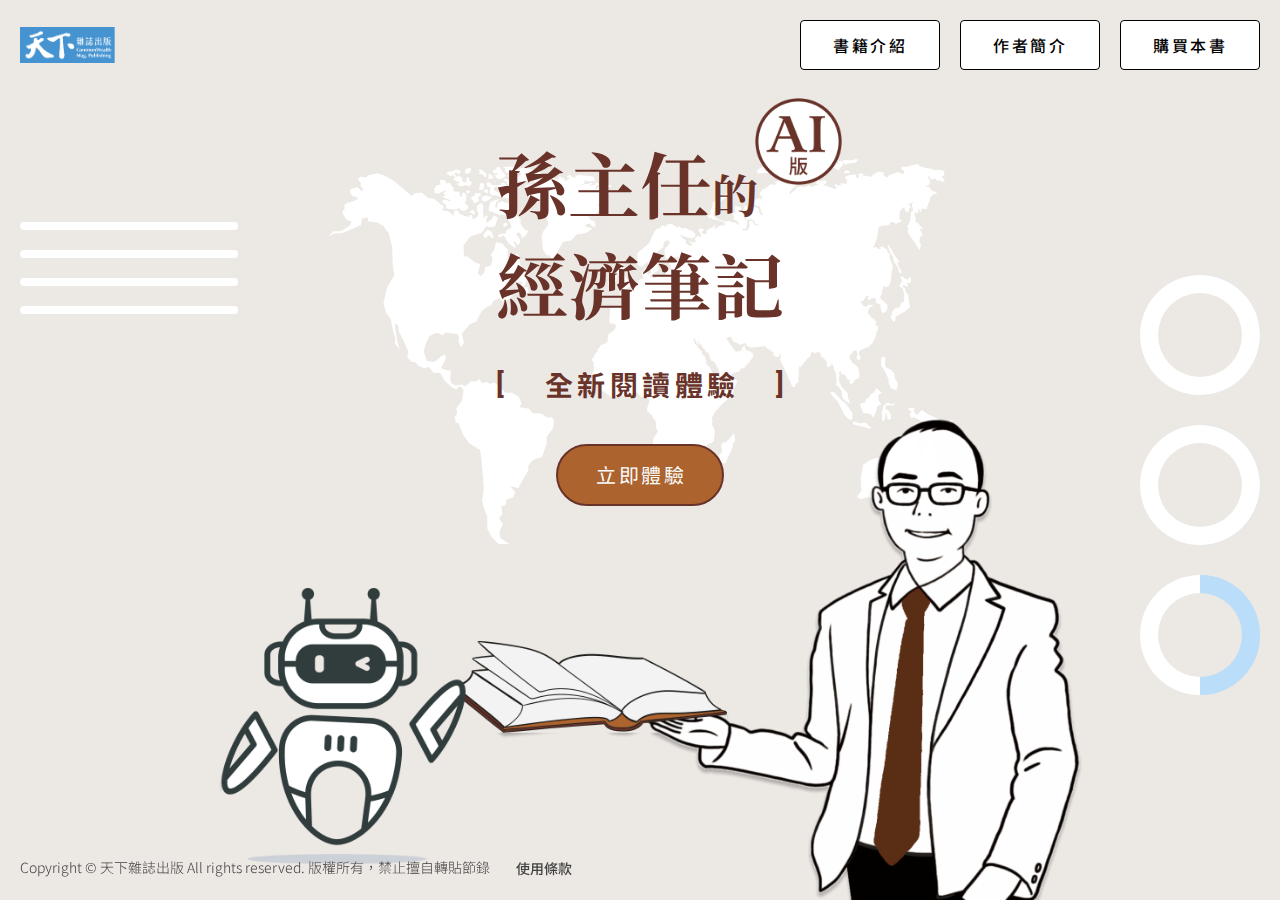
<file: index.html>
<!DOCTYPE html>
<html lang="zh-Hant-TW">
<head>
    <meta charset="utf-8">
    <meta http-equiv="X-UA-Compatible" content="IE=edge">
    <meta name="viewport" content="width=device-width, initial-scale=1.0, maximum-scale=1.0, user-scalable=0">
    <meta meta name="format-detection" content="telephone=no, email=no, adress=no">
    <title>孫主任的經濟筆記 AI版</title>
    <meta name="keywords" content="孫明德,孫主任,溫怡玲,AIF,人工智慧基金會,孫主任的經濟筆記,總體經濟,總經趨勢">
    <meta name="description" content="最精闢、最接地氣的經濟脈絡互動科技，將《孫主任的經濟筆記》透過語言和圖像 AI 模型，帶給你互動科技與經濟知識結合的全新體驗！景氣預測權威帶你輕鬆看懂總經趨勢，從貿易戰、科技戰、疫後商機、經營挑戰到金融投資一次掌握。">
    <link rel="shortcut icon" href="https://books.cw.com.tw/images/favicon.ico" type="image/x-icon" />
    <meta property="og:title" content="孫主任的經濟筆記 AI版">
    <meta property="og:type" content="website" />
    <meta property="og:url" content="https://books.cw.com.tw/topic/sunbot/" />
    <meta property="og:image" content="https://books.cw.com.tw/topic/sunbot/assets/images/og-image.jpg"/>
    <meta property="og:site_name" content="孫主任的經濟筆記 AI版" />
    <meta property="og:locale" content="zh_TW" />
    <meta property="og:description" content="最精闢、最接地氣的經濟脈絡互動科技，將《孫主任的經濟筆記》透過語言和圖像 AI 模型，帶給你互動科技與經濟知識結合的全新體驗！景氣預測權威帶你輕鬆看懂總經趨勢，從貿易戰、科技戰、疫後商機、經營挑戰到金融投資一次掌握。">
    <meta property="fb:pages" content="127628276929">
    <link rel="canonical" href="https://books.cw.com.tw/topic/sunbot/">
    <meta name="csrf-token" content="R9CuynJ3UIINEsNKSj06GAPzdFVJQ4jeWXHYlSAn" />
    <meta name="twitter:card" content="summary_large_image">
    <meta name="twitter:title" content="孫主任的經濟筆記 AI版" />
    <link rel="stylesheet" href="assets/js/WOW-master/css/libs/animate.css">
    <link rel="stylesheet" href="assets/js/jquery-typing-master/dist/jquery.typing.min.css">
    <link rel="stylesheet" href="assets/css/index.css">
    <script>
        (function(w, d, s, l, i) {
            w[l] = w[l] || [];
            w[l].push({
                'gtm.start': new Date().getTime(),
                event: 'gtm.js'
            })
            var f = d.getElementsByTagName(s)[0],
                j = d.createElement(s),
                dl = l != 'dataLayer' ? '&l=' + l : '';
            j.async = true;
            j.src = 'https://www.googletagmanager.com/gtm.js?id=' + i + dl;
            f.parentNode.insertBefore(j, f);
        })(window, document, 'script', 'dataLayer', 'GTM-5CDVD7L');
    </script>
</head>

<body class="nofixed">
    <noscript>
        <iframe src="https://www.googletagmanager.com/ns.html?id=GTM-5CDVD7L" height="0" width="0" style="display:none;visibility:hidden"></iframe>
    </noscript>
    <header class="header">
        <div class="wrapper">
            <div class="logo">
                <a href="https://books.cw.com.tw/" target="_blank">
                    <img src="assets/images/cw-logo.png" alt="天下雜誌出版" class="img">
                </a>
            </div>
            <div class="burger" data-nav-item="nav-open"></div>
            <nav class="nav" data-nav-item="nav">
                <div class="nav__close" data-nav-item="nav-close"></div>
                <div class="nav__links">
                    <button type="button" class="link link--button" data-button-item="popup" data-popup-target="book">書籍介紹</button>
                    <button type="button" class="link link--button" data-button-item="popup" data-popup-target="author">作者簡介</button>
                    <a class="link link--button" href="https://pse.is/5kwqkg" target="_blank">購買本書</a>
                </div>
                <div class="nav__footer">
                    <div class="copyright">Copyright © 天下雜誌出版 All rights reserved. 版權所有，禁止擅自轉貼節錄</div>
                    <div class="links">
                        <button type="button" class="links__link" data-button-item="popup" data-popup-target="term">使用條款</button>
                    </div>
                </div>
            </nav>
        </div>
    </header>
    <main class="main">
        <section id="opening" class="opening">
            <div class="wrapper">
                <div class="opening__wrap">
                    <div class="opening__charts">
                        <div class="left">
                            <ul class="charts--bar">
                                <li><div class="barChart barChart--line1"><span class="value"></span></div></li>
                                <li><div class="barChart barChart--line2"><span class="value"></span></div></li>
                                <li><div class="barChart barChart--line3"><span class="value"></span></div></li>
                                <li><div class="barChart barChart--line4"><span class="value"></span></div></li>
                            </ul>
                            <div class="charts--areaGraph">
                                <svg viewBox="0 0 158 158" xmlns="http://www.w3.org/2000/svg" version="1.1" class="areaGraph">
                                    <defs>
                                        <pattern id="p" patternUnits="userSpaceOnUse" width="21" height="21">
                                        <rect class='grid-back' width="20" height="20" x="0" y="0"></rect>
                                        </pattern>
                                    </defs>
                                    <rect width="158" height="158" fill="url(#p)" />
                                    <g id='chart-container'></g>
                                    <rect class='overlay-border' width="158" height="158"/>
                                </svg>
                            </div>
                            <div class="charts--polyline">
                                <svg class="polyline" viewBox="30 27 529 286" version="1.1" xmlns="http://www.w3.org/2000/svg" xmlns:xlink="http://www.w3.org/1999/xlink">
                                    <defs></defs>
                                    <g id="graph-copy" stroke="none" stroke-width="1" fill="none" fill-rule="evenodd" transform="translate(30.000000, 27.000000)">
                                        <g id="GRAPHS" transform="translate(0, 16.000000)" stroke-linecap="round" stroke-width="8" stroke-linejoin="round">
                                            <polyline id="polyline1" stroke="#BADEFA" points="0 1 88.0438662 1 128.985782 137 180.170616 137 224.189573 182 256.947867 91 301.990521 137 346.009479 91 392.087202 91 429.952607 179"></polyline>
                                            <polyline id="polyline2" stroke="#CCD0D7" points="2.04739336 183 54.2559242 227 96.2274882 47 133.080569 1 302.018438 1 346.680361 44.6280822 386.957346 0 427.905213 43"></polyline>
                                            <polyline id="polyline3" stroke="#8CC8F7" points="1.04739336 120 53.273159 180 99.2985782 91 137.175355 47 219.077488 47 256.947867 90 301.990521 47 349.080569 137 398.228672 137 432 91"></polyline>
                                        </g>
                                    </g>
                                </svg>
                            </div>
                        </div>
                        <div class="right">
                            <ul class="charts--donuts">
                                <li><div class="percentage percentage--circle1"></div></li>
                                <li><div class="percentage percentage--circle2"></div></li>
                                <li><div class="percentage percentage--circle3"></div></li>
                            </ul>
                        </div>
                    </div>
                    <div class="opening__text">
                        <div class="kv">
                            <img src="assets/images/img-kv_pc.png" class="img is-pc" alt="孫主任的經濟筆記 AI版">
                            <img src="assets/images/img-kv_mb.png" class="img is-mb" alt="孫主任的經濟筆記 AI版">
                        </div>
                        <div class="text">
                            <h1 class="mainSlogan">
                                <div id="typing" class="mainSlogan__text serif"></div>
                                <div class="icon wow fadeIn" data-wow-delay="1.5s"><div class="wow pulse" data-wow-delay="3s" data-wow-iteration="infinite"><img src="assets/images/icon-version.png" class="img" alt="孫主任的經濟筆記 AI版"></div></div>
                            </h1>
                            <div class="subSlogan wow fadeIn" data-wow-delay="2s">
                                <ul class="subSlogan__text">
                                    <li>全新閱讀體驗</li>
                                    <li>AI孫主任讓你問</li>
                                    <li>快速掌握經濟趨勢</li>
                                </ul>
                            </div>
                        </div>
                        <div class="action wow fadeIn" data-wow-delay="2.5s">
                            <button type="button" class="action__link wow pulse" data-wow-delay="3.5s" data-wow-iteration="infinite" data-button-item="popup" data-popup-target="login">立即體驗</button>
                        </div>
                    </div>
                </div>
            </div>
        </section>
    </main>
    <footer class="footer footer--index">
        <div class="wrapper">
            <div class="footer__copyright">Copyright &copy; 天下雜誌出版 All rights reserved. 版權所有，禁止擅自轉貼節錄</div>
            <ul class="footer__nav">
                <li><button type="button" class="link" data-button-item="popup" data-popup-target="term">使用條款</button></li>
            </ul>
        </div>
    </footer>
    <div class="popup popup--alert" data-popup-item="group" data-popup-name="login">
        <div class="popup__overlay" data-popup-item="close"></div>
        <div class="popup__content">
            <div class="wrap">
                <div class="popupClose" data-popup-item="close">
                    <button class="popupClose__btn" data-popup-item="close"></button>
                </div>
                <div class="popupContent">
                    <div class="popupContent__title">開始使用前，請先登入</div>
                    <div class="popupContent__info">
                        <div class="alertInfo">
                            準備好了嗎？只需快速登入，即可開啟您的問答體驗。
                        </div>
                    </div>
                    <div class="popupContent__action">
                        <a href="https://web.cw.com.tw/activity/redirect/f2051b3a-5d63-4a23-992f-6fe6a796bb51" class="link link--button">登入</a>
                        <a href="https://web.cw.com.tw/activity/redirect/f2051b3a-5d63-4a23-992f-6fe6a796bb51" class="link link--button">註冊</a>
                    </div>
                </div>
            </div>
        </div>
    </div>
    <div class="popup popup--default" data-popup-item="group" data-popup-name="book">
        <div class="popup__overlay" data-popup-item="close"></div>
        <div class="popup__content">
            <div class="wrap">
                <div class="popupClose">
                    <button class="popupClose__btn" data-popup-item="close"></button>
                </div>
                <div class="popupContent">
                    <div class="popupContent__title">《孫主任的經濟筆記》書籍介紹</div>
                    <div class="popupContent__info">
                        <div class="paragraph">
                            <div><strong>攤開全球與台灣經濟歷史，解讀必看觀察指標，用最簡單易懂的故事，<br>帶你從貿易戰、科技戰的新發展，利率、匯率的新走向，<br>到新的經營挑戰、金融投資機會一次掌握！</strong></div>
                            <div>2023年結束在懸念之中。戰爭、地緣政治風險，以及美國的升息，是牽動全球政經情勢的重要力量；以人工智慧為首的科技快速進展，又使得產業版圖快速變動、供應鏈也仍在打散整合中。但各種媒體、社群平台眾聲喧嘩，財經訊息真假難辨，你該如何面對2024 年？</div>
                            <div><strong>聽過孫主任演講或上過他的課的人都認為：<br>「各式難懂的經濟問題和數據，孫主任總能用簡單的方式講解給大家知道。」<br>這是怎麼做到的？這本書不藏私的分享給你。</strong></div>
                            <div>《孫主任的經濟筆記》以關鍵時事切入、系統化分析，帶你解析總經12大觀察重點：GDP、景氣、出口、匯率、物價、利率、金融投資、實質投資、消費、薪資、全球經濟、產業趨勢，帶你有效追蹤最即時的財經金融資訊，從看似雜亂的碎片新聞中理出頭緒，做個有能力分析未來的人。</div>
                            <div><strong>懂經濟，才能為自己、為公司拚經濟！</strong></div>
                            <div>看懂總體經濟，不只有助於投資理財，更和你的工作業務、經營決策、民生消費相關。你或許無法改變大環境，但可透過了解總經，找到高效工作的方法、掌握改變的方向。</div>
                        </div>
                        <div class="buyLink">
                            <a href="https://pse.is/5kwqkg" class="blankLink" target="_blank">立即購買《孫主任的經濟筆記》</a>
                        </div>
                    </div>
                </div>
            </div>
        </div>
    </div>
    <div class="popup popup--default" data-popup-item="group" data-popup-name="author">
        <div class="popup__overlay" data-popup-item="close"></div>
        <div class="popup__content">
            <div class="wrap">
                <div class="popupClose">
                    <button class="popupClose__btn" data-popup-item="close"></button>
                </div>
                <div class="popupContent">
                    <div class="popupContent__title">作者簡介</div>
                    <div class="popupContent__info">
                        <div class="author">
                            <div class="author__group">
                                <div class="basic">
                                    <div class="basic__img"><img src="assets/images/img-author_sun.png" alt="孫明德" class="img"></div>
                                    <div class="basic__name">孫明德</div>
                                </div>
                                <div class="text">
                                    國立臺北大學企業管理博士，現任台灣經濟研究院景氣預測中心主任、企業發展研究中心主任、人工智慧科技基金會董事、三三青年會財經顧問。<br>長期分析全球及台灣景氣變化，並協助台灣重要產業公會／法人組織訓練財經相關人才。同時擔任科技製造業、金融、鋼鐵、石化等多家台灣標竿企業及公協會經濟諮詢顧問。另多年從事調查研究，協助台灣中小企業找尋商機、開拓國際市場、進行轉型升級，並據此出版《中堅實力》系列書籍共四本。
                                </div>
                            </div>
                            <div class="author__group">
                                <div class="basic">
                                    <div class="basic__img"><img src="assets/images/img-author_wen.png" alt="孫明德" class="img"></div>
                                    <div class="basic__name">溫怡玲</div>
                                </div>
                                <div class="text">
                                    人工智慧科技基金會執行長、IC之音主持人。政治大學新聞系、新聞研究所畢業，曾任職電視、雜誌與網路多家媒體。<br>積極推動台灣產業AI化，並經營科技及經濟知識社群。合著《人工智慧在台灣：產業轉型的契機與挑戰》、《孫主任的經濟筆記：景氣預測權威的12堂總經課》，以及《AI如何重塑教育》，始終相信：以文字實踐心中理想，用好報導為希望撒種。
                                </div>
                            </div>
                        </div>
                        <div class="buyLink">
                            <a href="https://pse.is/5kwqkg" class="blankLink" target="_blank">立即購買《孫主任的經濟筆記》</a>
                        </div>
                    </div>
                </div>
            </div>
        </div>
    </div>
    <div class="popup popup--default" data-popup-item="group" data-popup-name="term">
        <div class="popup__overlay" data-popup-item="close"></div>
        <div class="popup__content">
            <div class="wrap">
                <div class="popupClose">
                    <button class="popupClose__btn" data-popup-item="close"></button>
                </div>
                <div class="popupContent">
                    <div class="popupContent__title">《孫主任的經濟筆記 AI版》使用聲明條款</div>
                    <div class="popupContent__info">
                        <div class="term">
                            <div>歡迎使用《孫主任的經濟筆記 AI版》Chatbot服務及功能，使用此服務及功能時，請詳細閱讀以下條款，瞭解相關功能的使用方式及注意事項：</div>
                            <div>《孫主任的經濟筆記 AI版》（以下稱本服務）於國際書展期間2024年2月20日上線並服務至2024年3月31日止，活動網站<a href="https://books.cw.com.tw/topic/sunbot/" target="_blank">https://books.cw.com.tw/topic/sunbot/</a>提供天下雜誌會員、書展現場的來賓以及本書讀者以下服務：</div>
                            <div>
                                <ul>
                                    <li><span>1.</span>AI Chatbot機器人聊天：透過生成式AI模組，客製孫主任Chatbot提供即時互動的服務，解答讀者的疑問與需求。</li>
                                    <li><span>2.</span>《孫主任的經濟筆記》相關內容爬梳：Chatbot整理《孫主任的經濟筆記》及《2024年總體經濟白皮書》內容與觀點，轉譯成對話形式，您能夠輕鬆且快速獲取資訊。</li>
                                </ul>
                            </div>
                            <div>孫主任的經濟筆記，是一本提供景氣預測權威帶你輕鬆看懂總經趨勢， 從貿易戰、科技戰、疫後商機、經營挑戰到金融投資一次掌握的經濟學專書，透過生成式AI技術將此書轉換為《孫主任的經濟筆記 AI版》，由出版公司天下雜誌股份有限公司（以下稱天下出版）與合作夥伴財團法人人工智慧科技基金會（AIF）以及作者孫明德、溫怡伶共同合作，採用Azure OpenAI的生成式AI模型及類神經網路開發的NLU自然語言理解模型及智慧推薦系統，透過對話的方式讓您了解並推薦與您所關心的經濟趨勢議題，其準確性可能非為百分之百，使用者應理解，AI生成的回覆僅為模擬預測，並可能受到模型的限制（包括但不限於關於安全性、誤差、錯誤、程式錯誤或侵權），因此我們無法保證所有資訊的正確性、可靠性、完整性、有效性，我們會持續更新、優化《孫主任的經濟筆記 AI版》的內容以及回答的精準度，期待與您的互動，讓你更精準的了解您有興趣的經濟趨勢議題。</div>
                            <div>
                                <span>本服務使用限制</span>
                                <ul>
                                    <li><span>1.</span>《孫主任的經濟筆記 AI版》的Chatbot生成的文本以《孫主任的經濟筆記》及《2024年總體經濟白皮書》內容為主，目的在推薦您有興趣的議題，藉此讓您理解總體經濟相關觀念與專有名詞，但它不能完全取代人類專業或判斷。在重大決策前，建議請教相關專業人士以獲取更準確的建議。使用者應謹慎對待Chatbot提供的信息，如有疑慮，建議進一步核實資料。</li>
                                    <li><span>2.</span>如同使用其他生成式AI的工具一般，建議您在提問時，儘量提供清晰、具體的問題或請求。天天機器人會透過引導標籤，讓您選擇更理解您的需求並提供相關的回答。</li>
                                    <li><span>3.</span>避免提供敏感個人信息：為保護您的隱私，請不要分享敏感或個人的資料，如身份證號碼、銀行帳戶信息、家庭地址或身體狀況等。</li>
                                    <li><span>4.</span>請您理解機器人的限制：機器人基於已有的數據和算法來回答問題，可能不會始終提供完美或全面的回答。對於複雜或專業的問題，建議諮詢相關專家。</li>
                                    <li><span>5.</span>本服務仍在測試開發階段，可能因為需要更新或強化而預設使用上限，如超出使用上限可能暫停提供Chatbot對話服務。</li>
                                    <li><span>6.</span>尊重著作權和隱私：《孫主任的經濟筆記 AI版》提供您瞭解《孫主任的經濟筆記》及《2024年總體經濟白皮書》的內容，其智慧財產權仍屬於原權利人，請避免抄襲、濫用文章或要求侵犯他人隱私的行為。</li>
                                    <li><span>7.</span>合理正當的使用問題，使用合適的語言：避免使用冒犯性或不適當的語言。保持交流的尊重和禮貌。</li>
                                    <li><span>8.</span>請勿使用不當手段或違反、侵害他人權利的方式，造成Chatbot機器人過度的負擔或濫用。</li>
                                </ul>
                            </div>
                            <div>
                                <strong>改善更新的可能性</strong><br>
                                如果您對《孫主任的經濟筆記 AI版》有任何評論或建議，歡迎透過下方連結回覆：<br>
                                <a href="https://cwealth.my.salesforce-sites.com/web_surveypage?surveyId=a14RA000000PkHNYA0" target="_blank">&lt;關於本服務的評論與建議&gt;</a>
                            </div>
                            <div>我們將使用您提供的資訊作為未來提供更好服務及功能的參考。<br>有您的支持，是我們莫大的榮幸，若有更多嶄新想法，歡迎再次聯絡與指教。</div>
                        </div>
                    </div>
                </div>
            </div>
        </div>
    </div>
    <script src="assets/js/vendor/jquery-3.4.1.min.js"></script>
    <script src="assets/js/vendor/jquery.easing.min.js"></script>
    <script src="assets/js/WOW-master/dist/wow.min.js"></script>
    <script src="assets/js/jquery-typing-master/dist/jquery.typing.min.js"></script>
    <script src="assets/js/class/sunbot.js"></script>
    <script src="assets/js/index.js"></script>
</body>
</html>
</file>
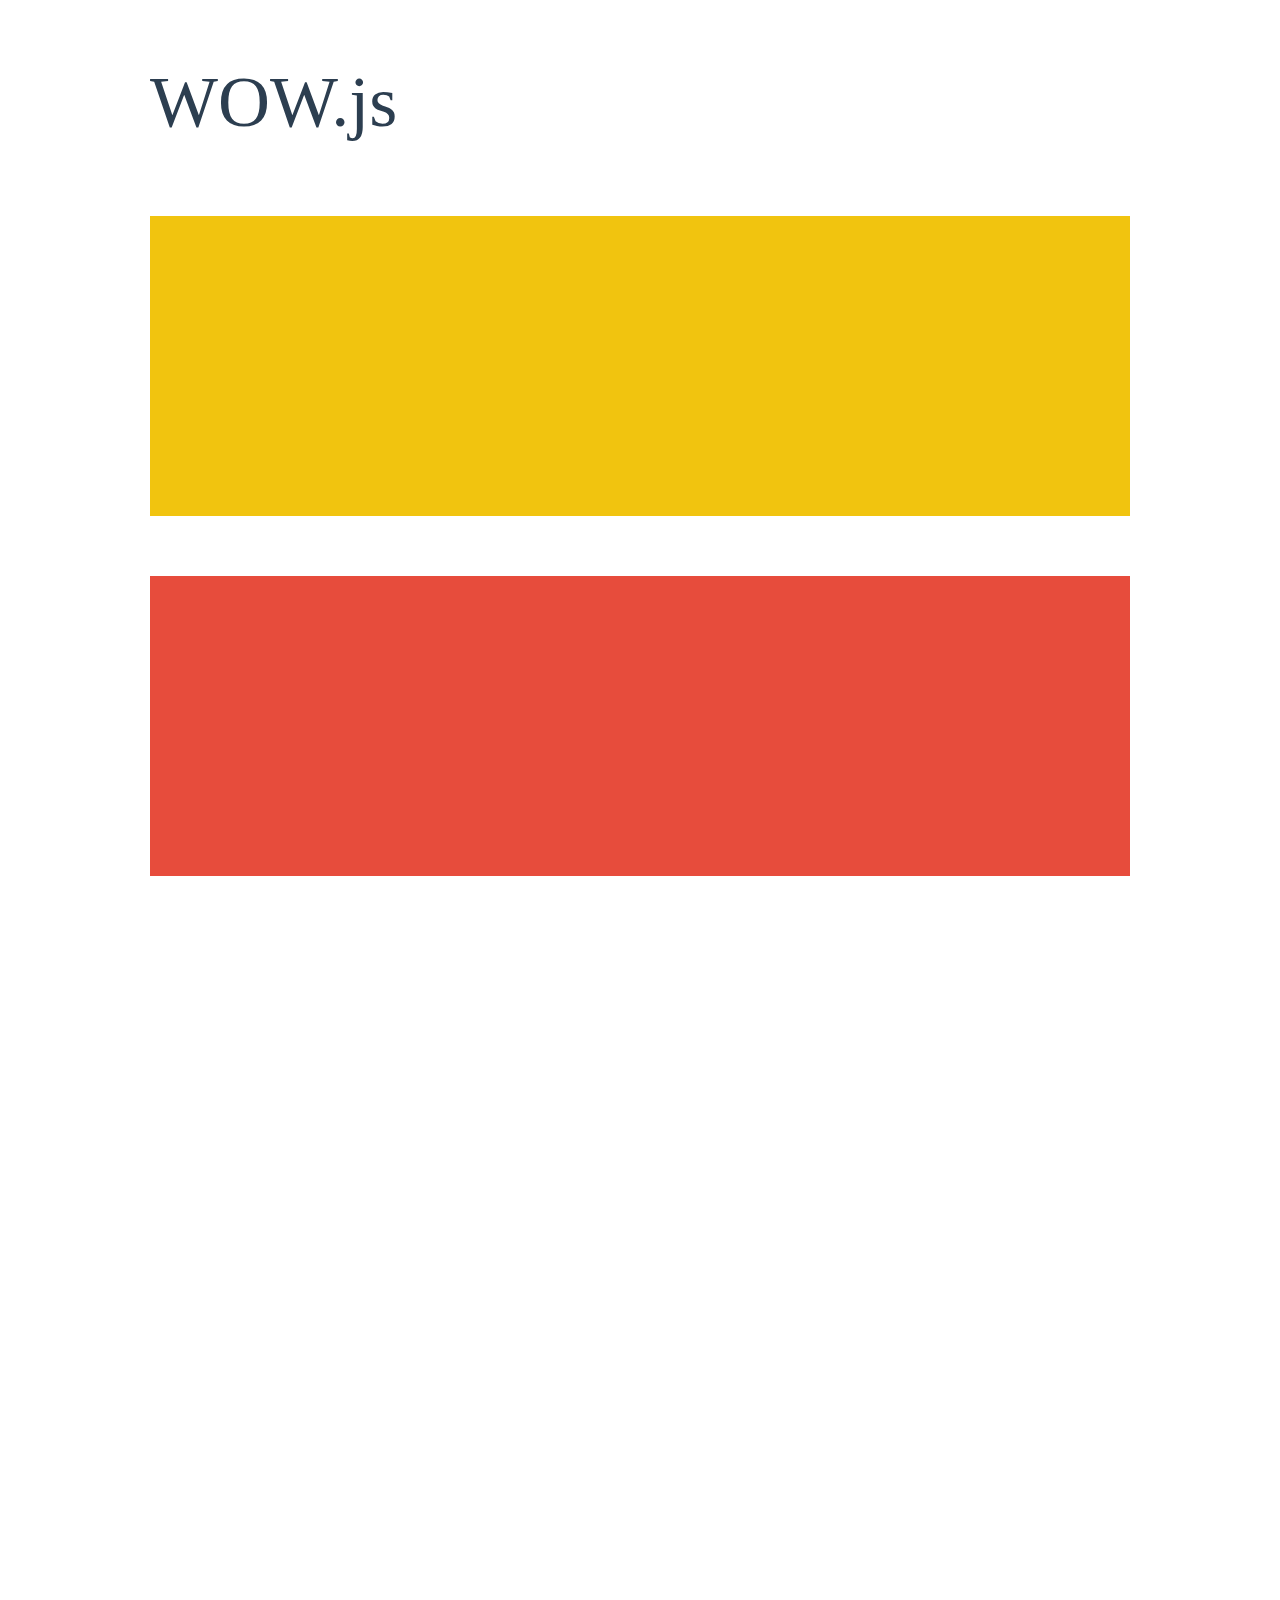
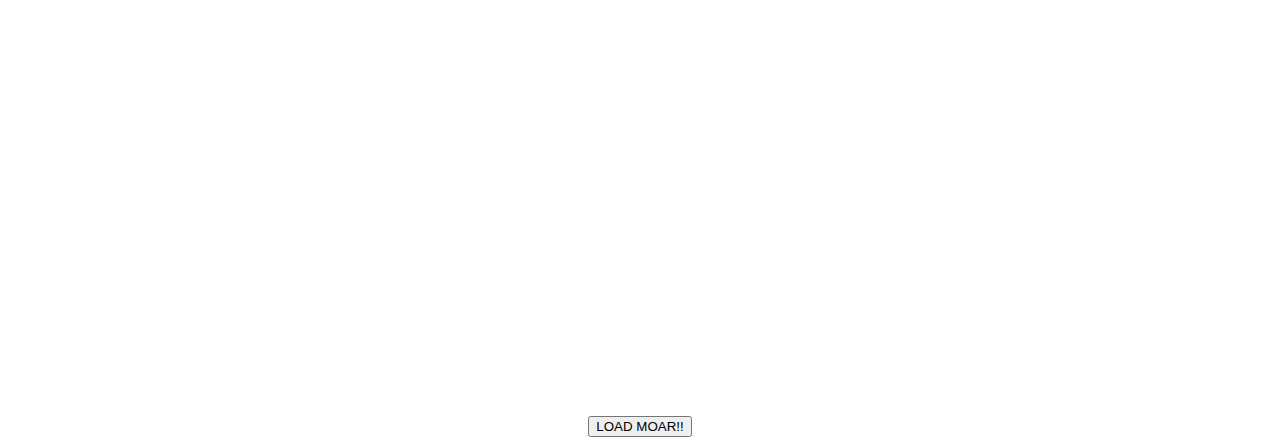
<file: assets/js/WOW-master/demo.html>
<!doctype html>

<html lang="en">
<head>
  <meta charset="utf-8">
  <title>WOW</title>
  <link rel="stylesheet" href="css/libs/animate.css">
  <link rel="stylesheet" href="css/site.css">
  <style>
    .wow:first-child {
      visibility: hidden;
    }
  </style>
  <!--[if IE]>
    <script src="http://html5shiv.googlecode.com/svn/trunk/html5.js"></script>
  <![endif]-->
</head>

<body>
  <div id="container">
    <header>
      <h1>WOW.js</h1>
    </header>
    <div id="main">
      <section class="wow fadeInDown" style="background-color: #f1c40f;"></section>
      <section class="wow pulse" style="background-color: #e74c3c;" data-wow-iteration="infinite" data-wow-duration="1500ms"></section>
      <section class="section--purple wow slideInRight" data-wow-delay="2s"></section>
      <section class="section--blue wow bounceInLeft" data-wow-offset="300"></section>
      <section class="section--green wow slideInLeft" data-wow-duration="4s"></section>
      <button id="moar">LOAD MOAR!!</button>
    </div>
  </div>
  <script src="dist/wow.js"></script>
  <script>
    wow = new WOW(
      {
        animateClass: 'animated',
        offset:       100,
        callback:     function(box) {
          console.log("WOW: animating <" + box.tagName.toLowerCase() + ">")
        }
      }
    );
    wow.init();
    document.getElementById('moar').onclick = function() {
      var section = document.createElement('section');
      section.className = 'section--purple wow fadeInDown';
      this.parentNode.insertBefore(section, this);
    };
  </script>
</body>
</html>
</file>
<file: assets/css/index.css>
@charset "UTF-8";
@import url("https://fonts.googleapis.com/css2?family=Noto+Sans+TC:wght@300;400;500;600&family=Noto+Serif+TC:wght@400;500;600&display=swap");
@import url("https://fonts.googleapis.com/css2?family=Roboto:ital,wght@0,100;0,300;0,400;0,500;0,700;0,900;1,100;1,300;1,400;1,500;1,700;1,900&display=swap");
/*! normalize.css v3.0.0 | HTML5 Display Definitions | MIT License | git.io/normalize */
article,
aside,
details,
figcaption,
figure,
footer,
header,
hgroup,
main,
nav,
section,
summary {
  display: block;
}

audio,
canvas,
progress,
video {
  display: inline-block;
  vertical-align: baseline;
}

audio:not([controls]) {
  display: none;
  height: 0;
}

[hidden],
template {
  display: none;
}

/*! normalize.css v3.0.0 | Base | MIT License | git.io/normalize */
html {
  font-family: sans-serif;
  -webkit-text-size-adjust: 100%;
  -ms-text-size-adjust: 100%;
}

body {
  margin: 0;
}

/*! normalize.css v3.0.0 | Links | MIT License | git.io/normalize */
a {
  background: transparent;
}

a:active,
a:hover {
  outline: 0;
}

/*! normalize.css v3.0.0 | Embedded Content | MIT License | git.io/normalize */
img {
  border: 0;
}

svg:not(:root) {
  overflow: hidden;
}

/*! normalize.css v3.0.0 | Figures | MIT License | git.io/normalize */
figure {
  margin: 1em 40px;
}

hr {
  -webkit-box-sizing: content-box;
          box-sizing: content-box;
  height: 0;
}

pre {
  overflow: auto;
}

code,
kbd,
pre,
samp {
  font-family: monospace, monospace;
  font-size: 1em;
}

/*! normalize.css v3.0.0 | Forms | MIT License | git.io/normalize */
button,
input,
optgroup,
select,
textarea {
  color: inherit;
  font: inherit;
  margin: 0;
}

button {
  overflow: visible;
}

button,
select {
  text-transform: none;
}

button,
html input[type=button],
input[type=reset],
input[type=submit] {
  -webkit-appearance: button;
  cursor: pointer;
}

button[disabled],
html input[disabled] {
  cursor: default;
}

button::-moz-focus-inner,
input::-moz-focus-inner {
  border: 0;
  padding: 0;
}

input {
  line-height: normal;
}

input[type=checkbox],
input[type=radio] {
  -webkit-box-sizing: border-box;
          box-sizing: border-box;
  padding: 0;
}

input[type=number]::-webkit-inner-spin-button,
input[type=number]::-webkit-outer-spin-button {
  height: auto;
}

input[type=search] {
  -webkit-appearance: textfield;
  -webkit-box-sizing: content-box;
  box-sizing: content-box;
}

input[type=search]::-webkit-search-cancel-button,
input[type=search]::-webkit-search-decoration {
  -webkit-appearance: none;
}

fieldset {
  border: 1px solid #c0c0c0;
  margin: 0 2px;
  padding: 0.35em 0.625em 0.75em;
}

legend {
  border: 0;
  padding: 0;
}

textarea {
  overflow: auto;
}

optgroup {
  font-weight: bold;
}

/*! normalize.css v3.0.0 | Tables | MIT License | git.io/normalize */
table {
  border-collapse: collapse;
  border-spacing: 0;
}

td,
th {
  padding: 0;
}

ul,
ol {
  padding-left: 1.15em;
}

html {
  min-height: 100%;
  height: 100%;
  font-family: -apple-system, BlinkMacSystemFont, San Francisco, Roboto, Segoe UI, Helvetica Neue, sans-serif;
  -webkit-font-smoothing: antialiased;
  -moz-osx-font-smoothing: grayscale;
  -webkit-text-size-adjust: 100%;
     -moz-text-size-adjust: 100%;
      -ms-text-size-adjust: 100%;
          text-size-adjust: 100%;
  text-rendering: optimizeLegibility;
}

button,
input,
optgroup,
select,
textarea {
  font-family: inherit;
}

.sr-only {
  position: absolute !important;
  padding: 0 !important;
  margin: 0 !important;
  width: 0 !important;
  height: 0 !important;
  font-size: 0 !important;
}

*,
*::before,
*::after {
  -webkit-box-sizing: border-box;
  box-sizing: border-box;
}

body {
  position: relative;
  min-height: 100%;
  line-height: 1.5;
}
body.opened {
  overflow: hidden;
}
@media only screen and (min-width: 1180px) {
  body {
    font-family: "Roboto", "Noto Sans TC", "思源黑體 TC", "思源黑體 TW", "思源黑體", "微軟正黑體", "繁黑體", "Microsoft JhengHei", "Lato", "Arial", "Segoe UI Emoji", "Segoe UI Symbol", "新細明體", sans-serif;
    font-display: swap;
  }
}

a, button.btn {
  text-decoration: none;
}
@media only screen and (min-width: 1180px) {
  a, button.btn {
    -webkit-transition: color 0.2s, border 0.2s, background 0.2s;
    transition: color 0.2s, border 0.2s, background 0.2s;
  }
}

img {
  display: block;
  width: 100%;
}

.serif {
  font-family: "Noto Serif TC", "思源宋體 TC", "思源宋體 TW", "思源宋體", serif;
}

.roboto {
  font-family: "Roboto", sans-serif;
}

body {
  background-color: #ECE8E4;
}
body.openNav .nav {
  right: 0;
}

.header {
  position: sticky;
  top: 0;
  left: 0;
  width: 100%;
  z-index: 100;
}
@media only screen and (min-width: 320px) {
  .header {
    padding: 2rem 2rem 0;
  }
}
@media only screen and (min-width: 1180px) {
  .header {
    padding: 20px 0 0;
  }
}
.header .wrapper {
  display: -webkit-box;
  display: -ms-flexbox;
  display: flex;
  -webkit-box-align: center;
      -ms-flex-align: center;
          align-items: center;
  -webkit-box-pack: justify;
      -ms-flex-pack: justify;
          justify-content: space-between;
}
@media only screen and (min-width: 320px) {
  .header .logo {
    width: 8.4rem;
    display: block;
  }
}
@media only screen and (min-width: 1180px) {
  .header .logo {
    width: 103px;
  }
}
.header .nav {
  display: -webkit-box;
  display: -ms-flexbox;
  display: flex;
}
@media only screen and (min-width: 320px) {
  .header .nav {
    right: -100%;
    -webkit-box-orient: vertical;
    -webkit-box-direction: normal;
        -ms-flex-direction: column;
            flex-direction: column;
    -webkit-box-align: center;
        -ms-flex-align: center;
            align-items: center;
    -webkit-box-pack: justify;
        -ms-flex-pack: justify;
            justify-content: space-between;
    background-color: #4593D0;
    position: fixed;
    width: 100%;
    height: 100%;
    top: 0;
    z-index: 100;
    padding-top: 15rem;
    -webkit-transition: right 0.3s ease-in;
    transition: right 0.3s ease-in;
  }
}
@media only screen and (min-width: 1180px) {
  .header .nav {
    display: -webkit-box;
    display: -ms-flexbox;
    display: flex;
    position: static;
    background-color: transparent;
    -webkit-box-orient: horizontal;
    -webkit-box-direction: normal;
        -ms-flex-direction: row;
            flex-direction: row;
    -webkit-box-align: center;
        -ms-flex-align: center;
            align-items: center;
    -webkit-box-pack: end;
        -ms-flex-pack: end;
            justify-content: flex-end;
    padding-top: 0;
  }
}
.header .nav .nav__close {
  display: block;
  position: absolute;
  right: 2rem;
  top: 2rem;
  width: 3.2rem;
  height: 3.2rem;
  background-image: url("../images/icon-header_close.svg");
  background-size: 3.2rem;
  background-repeat: no-repeat;
}
@media only screen and (min-width: 1180px) {
  .header .nav .nav__close {
    display: none;
  }
}
.header .nav label:nth-of-type(1) {
  color: red;
}
.header .nav .nav__links {
  text-align: center;
  display: -webkit-box;
  display: -ms-flexbox;
  display: flex;
}
@media only screen and (min-width: 320px) {
  .header .nav .nav__links {
    -webkit-box-orient: vertical;
    -webkit-box-direction: normal;
        -ms-flex-direction: column;
            flex-direction: column;
    -webkit-box-align: center;
        -ms-flex-align: center;
            align-items: center;
    -webkit-box-pack: center;
        -ms-flex-pack: center;
            justify-content: center;
    -ms-flex-wrap: wrap;
        flex-wrap: wrap;
  }
}
@media only screen and (min-width: 1180px) {
  .header .nav .nav__links {
    -webkit-box-orient: horizontal;
    -webkit-box-direction: normal;
        -ms-flex-direction: row;
            flex-direction: row;
    -webkit-box-align: center;
        -ms-flex-align: center;
            align-items: center;
    -webkit-box-pack: center;
        -ms-flex-pack: center;
            justify-content: center;
    -ms-flex-wrap: nowrap;
        flex-wrap: nowrap;
  }
}
.header .nav .nav__links .link {
  font-weight: 500;
}
@media only screen and (min-width: 320px) {
  .header .nav .nav__links .link {
    border: none;
    font-size: 1.6rem;
    letter-spacing: 0.25rem;
    color: #FFFFFF;
    margin-bottom: 3rem;
    background-color: transparent;
  }
}
@media only screen and (min-width: 1180px) {
  .header .nav .nav__links .link {
    display: block;
    font-size: 16px;
    color: #000000;
    margin-bottom: 0;
    letter-spacing: 2.5px;
    -webkit-transition: all 0.3s ease-in;
    transition: all 0.3s ease-in;
  }
  .header .nav .nav__links .link:hover {
    opacity: 0.5;
  }
  .header .nav .nav__links .link:last-child {
    margin-right: 0;
  }
}
@media only screen and (min-width: 1180px) {
  .header .nav .nav__links .link--text {
    margin-right: 50px;
    text-decoration: underline;
  }
}
@media only screen and (min-width: 1180px) {
  .header .nav .nav__links .link--button {
    padding: 12px 32px;
    border: 1px solid #000000;
    border-radius: 4px;
    background-color: #FFFFFF;
    margin-right: 20px;
  }
}
@media only screen and (min-width: 320px) {
  .header .nav .nav__links .link.is-mb {
    display: block;
  }
  .header .nav .nav__links .link.is-pc {
    display: none;
  }
}
@media only screen and (min-width: 1180px) {
  .header .nav .nav__links .link.is-mb {
    display: none;
  }
  .header .nav .nav__links .link.is-pc {
    display: block;
  }
}
.header .nav .nav__footer {
  padding: 0 2rem 3rem;
}
.header .nav .nav__footer .copyright {
  font-size: 1.4rem;
  font-weight: 300;
  line-height: 1.5;
  text-align: center;
  color: #FFF;
}
.header .nav .nav__footer .links {
  display: -webkit-box;
  display: -ms-flexbox;
  display: flex;
  -webkit-box-pack: center;
      -ms-flex-pack: center;
          justify-content: center;
  -webkit-box-align: center;
      -ms-flex-align: center;
          align-items: center;
  margin-top: 2rem;
}
.header .nav .nav__footer .links .links__link {
  margin: 0 1rem;
  background-color: transparent;
  color: #FFF;
  border: none;
  font-size: 1.4rem;
  font-weight: 500;
}
@media only screen and (min-width: 1180px) {
  .header .nav .nav__footer {
    display: none;
  }
}
@media only screen and (min-width: 320px) {
  .header .burger {
    display: block;
    width: 3.2rem;
    height: 3.2rem;
    background-image: url("../images/icon-header_burger.svg");
    background-size: 3.2rem;
    background-repeat: no-repeat;
  }
}
@media only screen and (min-width: 1180px) {
  .header .burger {
    display: none;
  }
}

.wrapper {
  max-width: 1440px;
  margin: 0 auto;
}
@media only screen and (min-width: 1180px) {
  .wrapper {
    padding: 0 20px;
  }
}
@media only screen and (min-width: 1440px) {
  .wrapper {
    padding: 0 75px;
  }
}

.footer .wrapper {
  display: -webkit-box;
  display: -ms-flexbox;
  display: flex;
  -webkit-box-align: center;
      -ms-flex-align: center;
          align-items: center;
}
@media only screen and (min-width: 320px) {
  .footer--index {
    padding: 2rem;
    background-color: #ECE8E4;
    border-top: 0.1rem solid #828282;
  }
}
@media only screen and (min-width: 320px) {
  .footer--index .wrapper {
    -webkit-box-orient: vertical;
    -webkit-box-direction: normal;
        -ms-flex-direction: column;
            flex-direction: column;
    -ms-flex-wrap: wrap;
        flex-wrap: wrap;
    -webkit-box-align: start;
        -ms-flex-align: start;
            align-items: flex-start;
  }
}
@media only screen and (min-width: 1180px) {
  .footer--index .wrapper {
    -webkit-box-orient: horizontal;
    -webkit-box-direction: normal;
        -ms-flex-direction: row;
            flex-direction: row;
    -ms-flex-wrap: nowrap;
        flex-wrap: nowrap;
  }
}
@media only screen and (min-width: 320px) {
  .footer--chatbot {
    padding: 1rem 0 2rem;
    background-color: transparent;
  }
  .footer--chatbot .footer__copyright,
  .footer--chatbot .footer__nav {
    display: none;
  }
}
@media only screen and (min-width: 1180px) {
  .footer--chatbot .footer__powerby {
    margin-right: 20px;
  }
  .footer--chatbot .footer__copyright,
  .footer--chatbot .footer__nav {
    display: -webkit-box;
    display: -ms-flexbox;
    display: flex;
  }
}
@media only screen and (min-width: 1440px) {
  .footer--chatbot {
    padding-left: 48px;
  }
}
@media only screen and (min-width: 320px) {
  .footer--chatbot .wrapper {
    -webkit-box-orient: vertical;
    -webkit-box-direction: normal;
        -ms-flex-direction: column;
            flex-direction: column;
    -ms-flex-wrap: nowrap;
        flex-wrap: nowrap;
  }
}
@media only screen and (min-width: 1180px) {
  .footer--chatbot .wrapper {
    -webkit-box-orient: horizontal;
    -webkit-box-direction: normal;
        -ms-flex-direction: row;
            flex-direction: row;
    -ms-flex-wrap: nowrap;
        flex-wrap: nowrap;
  }
}
@media only screen and (min-width: 1180px) {
  .footer {
    position: fixed;
    bottom: 0;
    left: 0;
    width: 100%;
    z-index: 10;
    display: block;
    background-color: transparent;
    padding: 0 0 20px;
    border-top: none;
  }
}
.footer__powerby {
  display: -webkit-box;
  display: -ms-flexbox;
  display: flex;
  -webkit-box-orient: horizontal;
  -webkit-box-direction: normal;
      -ms-flex-direction: row;
          flex-direction: row;
  -ms-flex-wrap: nowrap;
      flex-wrap: nowrap;
}
@media only screen and (min-width: 320px) {
  .footer__powerby .label {
    font-size: 1.2rem;
    margin-right: 1rem;
  }
}
@media only screen and (min-width: 1180px) {
  .footer__powerby .label {
    font-size: 12px;
    margin-right: 10px;
  }
}
@media only screen and (min-width: 320px) {
  .footer__powerby .logo {
    width: 18rem;
  }
}
@media only screen and (min-width: 1180px) {
  .footer__powerby .logo {
    width: 180px;
  }
}
.footer__copyright {
  font-weight: 300;
  color: #424141;
}
@media only screen and (min-width: 320px) {
  .footer__copyright {
    font-size: 1.4rem;
  }
}
@media only screen and (min-width: 1180px) {
  .footer__copyright {
    font-size: 14px;
  }
}
.footer__nav {
  margin: 0;
  padding: 0;
  list-style: none;
  display: -webkit-box;
  display: -ms-flexbox;
  display: flex;
}
@media only screen and (min-width: 320px) {
  .footer__nav {
    margin-top: 1rem;
  }
}
@media only screen and (min-width: 1180px) {
  .footer__nav {
    margin-top: 0;
    margin-left: 20px;
  }
}
.footer__nav > li:last-child {
  margin-right: 0;
}
@media only screen and (min-width: 320px) {
  .footer__nav > li {
    margin-right: 2rem;
  }
}
@media only screen and (min-width: 1180px) {
  .footer__nav > li {
    margin-right: 20px;
  }
}
.footer__nav .link {
  display: block;
  background-color: transparent;
  border: none;
  color: #424141;
  font-weight: 500;
}
@media only screen and (min-width: 320px) {
  .footer__nav .link {
    font-size: 1.4rem;
  }
}
@media only screen and (min-width: 1180px) {
  .footer__nav .link {
    font-size: 14px;
    -webkit-transition: all 0.3s ease-in;
    transition: all 0.3s ease-in;
  }
  .footer__nav .link:hover {
    opacity: 0.6;
  }
}

.popup {
  display: none;
  position: fixed;
  width: 100%;
  height: 100%;
  z-index: 9000;
  top: 0;
  left: 0;
}
.popup__overlay {
  width: 100%;
  height: 100%;
  background-color: rgba(0, 0, 0, 0.6);
  position: absolute;
  top: 0;
  left: 0;
  z-index: 5;
}
@media only screen and (min-width: 1180px) {
  .popup__overlay {
    cursor: pointer;
  }
}
.popup__content {
  position: absolute;
  z-index: 10;
  top: 50%;
  left: 50%;
  background-color: transparent;
  -webkit-transform: translate(-50%, -50%);
  transform: translate(-50%, -50%);
  -webkit-backdrop-filter: blur(8px);
  backdrop-filter: blur(8px);
  overflow: hidden;
}
.popup__content:before {
  content: "";
  display: block;
  position: absolute;
  left: 0;
  top: 0;
  width: 100%;
  height: 100%;
  z-index: 1;
  opacity: 1;
  -webkit-backdrop-filter: blur(10px);
  backdrop-filter: blur(10px);
  background: rgb(255, 255, 255);
  background: -webkit-gradient(linear, left top, left bottom, from(rgb(255, 255, 255)), to(rgba(255, 255, 255, 0.6)));
  background: linear-gradient(180deg, rgb(255, 255, 255) 0%, rgba(255, 255, 255, 0.6) 100%);
  filter: progid:DXImageTransform.Microsoft.gradient(startColorstr="#ffffff",endColorstr="#ffffff",GradientType=1);
}
@media only screen and (min-width: 320px) {
  .popup__content {
    border-radius: 1rem;
  }
}
@media only screen and (min-width: 1180px) {
  .popup__content {
    border-radius: 10px;
  }
}
.popup__content .wrap {
  position: relative;
  z-index: 5;
  background-color: transparent;
}
@media only screen and (min-width: 320px) {
  .popup__content .wrap {
    padding: 6rem 3rem 3rem;
  }
}
@media only screen and (min-width: 1180px) {
  .popup__content .wrap {
    padding: 60px 30px 30px;
  }
}
.popup__content .popupClose {
  position: absolute;
  text-align: right;
  z-index: 5;
}
@media only screen and (min-width: 320px) {
  .popup__content .popupClose {
    right: 2.2rem;
    top: 2.2rem;
  }
}
@media only screen and (min-width: 1180px) {
  .popup__content .popupClose {
    right: 22px;
    top: 22px;
  }
}
.popup__content .popupClose .popupClose__btn {
  border: none;
  background-color: transparent;
  background-image: url("../images/btn-popup_close.svg");
  background-repeat: no-repeat;
}
@media only screen and (min-width: 320px) {
  .popup__content .popupClose .popupClose__btn {
    width: 3rem;
    height: 3rem;
    background-size: 3rem;
  }
}
@media only screen and (min-width: 1180px) {
  .popup__content .popupClose .popupClose__btn {
    width: 30px;
    height: 30px;
    background-size: 30px 30px;
    -webkit-transition: all 0.3s ease-in;
    transition: all 0.3s ease-in;
  }
  .popup__content .popupClose .popupClose__btn:hover {
    opacity: 0.6;
  }
}
.popup__content .popupContent {
  position: relative;
  z-index: 5;
}
.popup__content .popupContent__title {
  text-align: center;
  font-weight: 500;
}
.popup__content .popupContent__info {
  color: #000000;
}
.popup__content .popupContent__info .alertInfo {
  text-align: center;
  line-height: 1.8;
  font-weight: 300;
}
@media only screen and (min-width: 320px) {
  .popup__content .popupContent__info .alertInfo {
    font-size: 1.8rem;
  }
}
@media only screen and (min-width: 1180px) {
  .popup__content .popupContent__info .alertInfo {
    font-size: 18px;
  }
}
.popup__content .popupContent__info .paragraph > div {
  line-height: 1.75;
  font-weight: 300;
}
@media only screen and (min-width: 320px) {
  .popup__content .popupContent__info .paragraph > div {
    font-size: 1.6rem;
    margin-bottom: 2rem;
  }
}
@media only screen and (min-width: 1180px) {
  .popup__content .popupContent__info .paragraph > div {
    font-size: 16px;
    margin-bottom: 20px;
  }
}
.popup__content .popupContent__info .paragraph > div:last-of-type {
  margin-bottom: 0;
}
.popup__content .popupContent__info .paragraph strong {
  font-weight: 500;
}
.popup__content .popupContent__info .related {
  line-height: 1.75;
  font-weight: 300;
}
@media only screen and (min-width: 320px) {
  .popup__content .popupContent__info .related {
    font-size: 1.6rem;
  }
}
@media only screen and (min-width: 1180px) {
  .popup__content .popupContent__info .related {
    font-size: 16px;
  }
}
.popup__content .popupContent__info .related strong {
  font-weight: 500;
}
.popup__content .popupContent__info .guide > div {
  line-height: 1.75;
  font-weight: 300;
}
@media only screen and (min-width: 320px) {
  .popup__content .popupContent__info .guide > div {
    font-size: 1.8rem;
    margin-bottom: 4rem;
  }
}
@media only screen and (min-width: 1180px) {
  .popup__content .popupContent__info .guide > div {
    font-size: 18px;
    margin-bottom: 40px;
  }
}
.popup__content .popupContent__info .guide > div:last-of-type {
  margin-bottom: 0;
}
.popup__content .popupContent__info .guide strong {
  font-weight: 500;
}
@media only screen and (min-width: 320px) {
  .popup__content .popupContent__info .guide strong {
    font-size: 1.6rem;
    margin-bottom: 1rem;
  }
}
@media only screen and (min-width: 1180px) {
  .popup__content .popupContent__info .guide strong {
    font-size: 16px;
    margin-bottom: 10px;
  }
}
.popup__content .popupContent__info .guide ul {
  margin: 0;
  padding: 0;
  list-style: none;
}
@media only screen and (min-width: 320px) {
  .popup__content .popupContent__info .guide ul > li {
    padding-left: 0;
    font-size: 1.6rem;
  }
}
@media only screen and (min-width: 1180px) {
  .popup__content .popupContent__info .guide ul > li {
    position: relative;
    font-size: 16px;
    padding-left: 20px;
  }
}
@media only screen and (min-width: 320px) {
  .popup__content .popupContent__info .guide ul > li span {
    padding-right: 8px;
  }
}
@media only screen and (min-width: 1180px) {
  .popup__content .popupContent__info .guide ul > li span {
    padding-right: 0;
    position: absolute;
    left: 0;
    top: 0;
  }
}
.popup__content .popupContent__info .rules > div {
  line-height: 1.75;
  font-weight: 300;
}
@media only screen and (min-width: 320px) {
  .popup__content .popupContent__info .rules > div {
    font-size: 1.6rem;
    margin-bottom: 2rem;
  }
}
@media only screen and (min-width: 1180px) {
  .popup__content .popupContent__info .rules > div {
    font-size: 16px;
    margin-bottom: 20px;
  }
}
.popup__content .popupContent__info .rules > div:last-of-type {
  margin-bottom: 0;
}
.popup__content .popupContent__info .rules ol {
  margin: 0;
}
.popup__content .popupContent__info .author .author__group:last-child {
  margin-bottom: 0;
}
@media only screen and (min-width: 320px) {
  .popup__content .popupContent__info .author .author__group {
    margin-bottom: 2rem;
  }
}
@media only screen and (min-width: 1180px) {
  .popup__content .popupContent__info .author .author__group {
    margin-bottom: 40px;
  }
}
.popup__content .popupContent__info .author__group {
  display: -webkit-box;
  display: -ms-flexbox;
  display: flex;
}
@media only screen and (min-width: 320px) {
  .popup__content .popupContent__info .author__group {
    -webkit-box-orient: vertical;
    -webkit-box-direction: normal;
        -ms-flex-direction: column;
            flex-direction: column;
  }
}
@media only screen and (min-width: 1180px) {
  .popup__content .popupContent__info .author__group {
    -webkit-box-orient: horizontal;
    -webkit-box-direction: normal;
        -ms-flex-direction: row;
            flex-direction: row;
  }
}
.popup__content .popupContent__info .author__group .basic {
  display: -webkit-box;
  display: -ms-flexbox;
  display: flex;
  -webkit-box-align: center;
      -ms-flex-align: center;
          align-items: center;
}
@media only screen and (min-width: 320px) {
  .popup__content .popupContent__info .author__group .basic {
    -webkit-box-orient: horizontal;
    -webkit-box-direction: normal;
        -ms-flex-direction: row;
            flex-direction: row;
  }
}
@media only screen and (min-width: 1180px) {
  .popup__content .popupContent__info .author__group .basic {
    -webkit-box-flex: 0;
        -ms-flex: 0 0 100px;
            flex: 0 0 100px;
    -webkit-box-orient: vertical;
    -webkit-box-direction: normal;
        -ms-flex-direction: column;
            flex-direction: column;
    margin-right: 40px;
  }
}
@media only screen and (min-width: 320px) {
  .popup__content .popupContent__info .author__group .basic__img {
    -webkit-box-flex: 0;
        -ms-flex: 0 0 7rem;
            flex: 0 0 7rem;
    margin-right: 1rem;
  }
}
@media only screen and (min-width: 1180px) {
  .popup__content .popupContent__info .author__group .basic__img {
    -webkit-box-flex: 0;
        -ms-flex: 0 0 auto;
            flex: 0 0 auto;
    margin-right: 0;
    margin-bottom: 10px;
  }
}
.popup__content .popupContent__info .author__group .basic__name {
  font-weight: 500;
  line-height: 1.75;
}
@media only screen and (min-width: 320px) {
  .popup__content .popupContent__info .author__group .basic__name {
    font-size: 1.6rem;
  }
}
@media only screen and (min-width: 1180px) {
  .popup__content .popupContent__info .author__group .basic__name {
    font-size: 16px;
  }
}
.popup__content .popupContent__info .author__group .text {
  line-height: 1.75;
  font-weight: 300;
}
@media only screen and (min-width: 320px) {
  .popup__content .popupContent__info .author__group .text {
    font-size: 1.6rem;
  }
}
@media only screen and (min-width: 1180px) {
  .popup__content .popupContent__info .author__group .text {
    font-size: 16px;
  }
}
@media only screen and (min-width: 320px) {
  .popup__content .popupContent__info .buyLink {
    margin-top: 2rem;
  }
}
@media only screen and (min-width: 1180px) {
  .popup__content .popupContent__info .buyLink {
    margin-top: 20px;
  }
}
.popup__content .popupContent__info .buyLink .blankLink {
  position: relative;
  display: block;
  font-weight: 600;
  color: #693329;
}
@media only screen and (min-width: 320px) {
  .popup__content .popupContent__info .buyLink .blankLink {
    font-size: 1.8rem;
    padding-left: 3rem;
    line-height: 2rem;
  }
}
@media only screen and (min-width: 1180px) {
  .popup__content .popupContent__info .buyLink .blankLink {
    font-size: 18px;
    padding-left: 30px;
    line-height: 20px;
    -webkit-transition: all 0.3s ease-in;
    transition: all 0.3s ease-in;
  }
  .popup__content .popupContent__info .buyLink .blankLink:hover {
    opacity: 0.6;
  }
}
.popup__content .popupContent__info .buyLink .blankLink:before {
  content: "";
  display: block;
  position: absolute;
  background-image: url("../images/icon-arrow.svg");
  background-repeat: no-repeat;
  background-size: cover;
  top: 0;
  left: 0;
}
@media only screen and (min-width: 320px) {
  .popup__content .popupContent__info .buyLink .blankLink:before {
    width: 2rem;
    height: 2rem;
  }
}
@media only screen and (min-width: 1180px) {
  .popup__content .popupContent__info .buyLink .blankLink:before {
    width: 20px;
    height: 20px;
  }
}
.popup__content .popupContent__info .term > div {
  word-wrap: break-word;
  line-height: 1.75;
  font-weight: 300;
}
@media only screen and (min-width: 320px) {
  .popup__content .popupContent__info .term > div {
    font-size: 1.6rem;
    margin-bottom: 2rem;
  }
}
@media only screen and (min-width: 1180px) {
  .popup__content .popupContent__info .term > div {
    font-size: 16px;
    margin-bottom: 20px;
  }
}
.popup__content .popupContent__info .term > div:last-of-type {
  margin-bottom: 0;
}
.popup__content .popupContent__info .term strong {
  font-weight: 500;
}
@media only screen and (min-width: 320px) {
  .popup__content .popupContent__info .term strong {
    font-size: 1.6rem;
    margin-bottom: 1rem;
  }
}
@media only screen and (min-width: 1180px) {
  .popup__content .popupContent__info .term strong {
    font-size: 16px;
    margin-bottom: 10px;
  }
}
.popup__content .popupContent__info .term ul {
  margin: 0;
  padding: 0;
  list-style: none;
}
@media only screen and (min-width: 320px) {
  .popup__content .popupContent__info .term ul > li {
    padding-left: 0;
    font-size: 1.6rem;
  }
}
@media only screen and (min-width: 1180px) {
  .popup__content .popupContent__info .term ul > li {
    position: relative;
    font-size: 16px;
    padding-left: 20px;
  }
}
@media only screen and (min-width: 320px) {
  .popup__content .popupContent__info .term ul > li span {
    padding-right: 8px;
  }
}
@media only screen and (min-width: 1180px) {
  .popup__content .popupContent__info .term ul > li span {
    padding-right: 0;
    position: absolute;
    left: 0;
    top: 0;
  }
}
.popup__content .popupContent__info .term a {
  color: #AC622E;
}
.popup__content .popupContent__action {
  display: -webkit-box;
  display: -ms-flexbox;
  display: flex;
  -webkit-box-align: center;
      -ms-flex-align: center;
          align-items: center;
  -webkit-box-pack: center;
      -ms-flex-pack: center;
          justify-content: center;
}
@media only screen and (min-width: 320px) {
  .popup__content .popupContent__action {
    margin-top: 40px;
  }
}
@media only screen and (min-width: 1180px) {
  .popup__content .popupContent__action {
    margin-top: 40px;
  }
}
.popup__content .popupContent__action .link {
  display: block;
  -webkit-transition: all 0.3s ease-in;
  transition: all 0.3s ease-in;
}
.popup__content .popupContent__action .link:hover {
  opacity: 0.6;
}
.popup__content .popupContent__action .link--button {
  background-color: #000000;
  color: #F9FBFB;
  font-weight: 500;
  line-height: 1.5;
  border: none;
}
.popup__content .popupContent__action .link--button:last-of-type {
  margin-right: 0;
}
@media only screen and (min-width: 320px) {
  .popup__content .popupContent__action .link--button {
    padding: 1.2rem 3.2rem;
    border-radius: 0.4rem;
    font-size: 1.6rem;
    letter-spacing: 0.25rem;
    text-indent: 0.25rem;
    margin: 0 1rem;
  }
}
@media only screen and (min-width: 1180px) {
  .popup__content .popupContent__action .link--button {
    padding: 12px 32px;
    border-radius: 4px;
    font-size: 16px;
    letter-spacing: 2.5px;
    text-indent: 2.5px;
    margin: 0 10px;
  }
}
.popup__content .popupContent__action .link--text {
  background-color: transparent;
  border: none;
  color: #000000;
  font-weight: 500;
  text-decoration: underline;
}
@media only screen and (min-width: 320px) {
  .popup__content .popupContent__action .link--text {
    font-size: 1.4rem;
    letter-spacing: 0.25rem;
    text-indent: 0.25rem;
    margin-right: 1.5rem;
  }
}
@media only screen and (min-width: 1180px) {
  .popup__content .popupContent__action .link--text {
    font-size: 14px;
    letter-spacing: 2.5px;
    text-indent: 2.5px;
    margin-right: 15px;
  }
}
.popup__content .popupContent__status {
  display: -webkit-box;
  display: -ms-flexbox;
  display: flex;
  -webkit-box-align: center;
      -ms-flex-align: center;
          align-items: center;
  -webkit-box-pack: center;
      -ms-flex-pack: center;
          justify-content: center;
}
@media only screen and (min-width: 320px) {
  .popup__content .popupContent__status {
    margin-bottom: 2rem;
  }
}
@media only screen and (min-width: 1180px) {
  .popup__content .popupContent__status {
    margin-bottom: 20px;
  }
}
.popup__content .popupContent__status:before {
  content: "";
  display: none;
  background-repeat: no-repeat;
}
@media only screen and (min-width: 320px) {
  .popup__content .popupContent__status:before {
    margin-right: 1rem;
    width: 2rem;
    height: 2rem;
    background-size: 2rem;
  }
}
@media only screen and (min-width: 1180px) {
  .popup__content .popupContent__status:before {
    margin-right: 10px;
    width: 20px;
    height: 20px;
    background-size: 20px;
  }
}
.popup__content .popupContent__status span {
  color: #000000;
  font-weight: 700;
  line-height: 1.75;
}
@media only screen and (min-width: 320px) {
  .popup__content .popupContent__status span {
    font-size: 2rem;
  }
}
@media only screen and (min-width: 1180px) {
  .popup__content .popupContent__status span {
    font-size: 22px;
  }
}
.popup__content .popupContent__status.is-exchanged:before {
  display: block;
  background-image: url("../images/icon-aviliable.svg");
}
.popup__content .popupContent__status.is-error:before {
  display: block;
  background-image: url("../images/icon-unaviliable.svg");
}
.popup__content .popupContent__exchange {
  display: -webkit-box;
  display: -ms-flexbox;
  display: flex;
  -webkit-box-pack: center;
      -ms-flex-pack: center;
          justify-content: center;
  -webkit-box-orient: vertical;
  -webkit-box-direction: normal;
      -ms-flex-direction: column;
          flex-direction: column;
  -webkit-box-align: center;
      -ms-flex-align: center;
          align-items: center;
}
.popup__content .popupContent__exchange .exchangeInput {
  text-align: center;
  color: #4D4D4E;
  background-color: #FFFFFF;
}
.popup__content .popupContent__exchange .exchangeInput:focus {
  outline: none;
}
@media only screen and (min-width: 320px) {
  .popup__content .popupContent__exchange .exchangeInput {
    width: 100%;
    font-size: 3.2rem;
    padding: 1.8rem 1.5rem;
    border: 0.2rem solid #E8ECEF;
    border-radius: 1.2rem;
  }
}
@media only screen and (min-width: 1180px) {
  .popup__content .popupContent__exchange .exchangeInput {
    width: 320px;
    font-size: 32px;
    padding: 18px 30px;
    border: 2px solid #E8ECEF;
    border-radius: 12px;
  }
}
.popup__content .popupContent__exchange .exchangeInput.is-error {
  color: #E40000;
}
.popup__content .popupContent__exchange .codeStatus {
  text-align: center;
  line-height: 1.8;
  font-weight: 300;
}
@media only screen and (min-width: 320px) {
  .popup__content .popupContent__exchange .codeStatus {
    font-size: 1.8rem;
    margin-top: 2rem;
  }
}
@media only screen and (min-width: 1180px) {
  .popup__content .popupContent__exchange .codeStatus {
    font-size: 18px;
    margin-top: 20px;
  }
}
@media only screen and (min-width: 320px) {
  .popup__content .popupContent__exchange + .popupContent__action {
    margin-top: 2rem;
  }
}
@media only screen and (min-width: 1180px) {
  .popup__content .popupContent__exchange + .popupContent__action {
    margin-top: 20px;
  }
}
@media only screen and (min-width: 320px) {
  .popup__content .popupContent__exchange + .popupContent__action + .popupContent__info {
    margin-top: 3rem;
  }
}
@media only screen and (min-width: 1180px) {
  .popup__content .popupContent__exchange + .popupContent__action + .popupContent__info {
    margin-top: 30px;
  }
}
@media only screen and (min-width: 320px) {
  .popup--alert .popup__content {
    width: calc(100% - 4rem);
  }
}
@media only screen and (min-width: 1180px) {
  .popup--alert .popup__content {
    max-width: 400px;
  }
}
.popup--alert .popupContent__title {
  color: #000000;
}
@media only screen and (min-width: 320px) {
  .popup--alert .popupContent__title {
    font-size: 2.2rem;
    margin-bottom: 1.6rem;
  }
}
@media only screen and (min-width: 1180px) {
  .popup--alert .popupContent__title {
    font-size: 22px;
    margin-bottom: 16px;
  }
}
@media only screen and (min-width: 320px) {
  .popup--default .popup__content {
    width: calc(100% - 4rem);
    max-height: 85dvh;
  }
}
@media only screen and (min-width: 1180px) {
  .popup--default .popup__content {
    max-width: 630px;
    max-height: 65vh;
  }
}
.popup--default .popupContent {
  overflow: scroll;
}
@media only screen and (min-width: 320px) {
  .popup--default .popupContent {
    max-height: calc(85dvh - 9rem);
  }
}
@media only screen and (min-width: 1180px) {
  .popup--default .popupContent {
    max-height: calc(65vh - 90px);
  }
}
.popup--default .popupContent__title {
  color: #4593D0;
}
@media only screen and (min-width: 320px) {
  .popup--default .popupContent__title {
    font-size: 1.8rem;
    margin-bottom: 2rem;
  }
}
@media only screen and (min-width: 1180px) {
  .popup--default .popupContent__title {
    font-size: 18px;
    margin-bottom: 20px;
  }
}

.ajaxLoading {
  display: none;
  position: fixed;
  top: 0;
  left: 0;
  width: 100%;
  height: 100%;
  z-index: 9999;
  background-color: rgba(0, 0, 0, 0.5);
}
.ajaxLoading .loadingio-spinner-pulse {
  position: absolute;
  left: 50%;
  top: 50%;
  -webkit-transform: translate(-50%, -50%);
  transform: translate(-50%, -50%);
}

@-webkit-keyframes ldio-1 {
  0% {
    top: 36px;
    height: 128px;
  }
  50% {
    top: 60px;
    height: 80px;
  }
  100% {
    top: 60px;
    height: 80px;
  }
}

@keyframes ldio-1 {
  0% {
    top: 36px;
    height: 128px;
  }
  50% {
    top: 60px;
    height: 80px;
  }
  100% {
    top: 60px;
    height: 80px;
  }
}
@-webkit-keyframes ldio-2 {
  0% {
    top: 42px;
    height: 116px;
  }
  50% {
    top: 60px;
    height: 80px;
  }
  100% {
    top: 60px;
    height: 80px;
  }
}
@keyframes ldio-2 {
  0% {
    top: 42px;
    height: 116px;
  }
  50% {
    top: 60px;
    height: 80px;
  }
  100% {
    top: 60px;
    height: 80px;
  }
}
@-webkit-keyframes ldio-3 {
  0% {
    top: 48px;
    height: 104px;
  }
  50% {
    top: 60px;
    height: 80px;
  }
  100% {
    top: 60px;
    height: 80px;
  }
}
@keyframes ldio-3 {
  0% {
    top: 48px;
    height: 104px;
  }
  50% {
    top: 60px;
    height: 80px;
  }
  100% {
    top: 60px;
    height: 80px;
  }
}
.loadingio-spinner-pulse {
  width: 120px;
  height: 200px;
  display: inline-block;
  overflow: hidden;
}

.ldio {
  width: 100%;
  height: 100%;
  position: relative;
  -webkit-transform: translateZ(0) scale(1);
          transform: translateZ(0) scale(1);
  -webkit-backface-visibility: hidden;
          backface-visibility: hidden;
  -webkit-transform-origin: 0 0;
          transform-origin: 0 0;
}
.ldio div {
  -webkit-box-sizing: content-box;
          box-sizing: content-box;
  position: absolute;
  width: 20px;
}
.ldio div:nth-child(1) {
  left: 0;
  background: #8cc8f7;
  -webkit-animation: ldio-1 1s cubic-bezier(0, 0.5, 0.5, 1) infinite;
          animation: ldio-1 1s cubic-bezier(0, 0.5, 0.5, 1) infinite;
  -webkit-animation-delay: -0.2s;
          animation-delay: -0.2s;
}
.ldio div:nth-child(2) {
  left: 50px;
  background: #badefa;
  -webkit-animation: ldio-2 1s cubic-bezier(0, 0.5, 0.5, 1) infinite;
          animation: ldio-2 1s cubic-bezier(0, 0.5, 0.5, 1) infinite;
  -webkit-animation-delay: -0.1s;
          animation-delay: -0.1s;
}
.ldio div:nth-child(3) {
  left: 100px;
  background: #ccd0d7;
  -webkit-animation: ldio-3 1s cubic-bezier(0, 0.5, 0.5, 1) infinite;
          animation: ldio-3 1s cubic-bezier(0, 0.5, 0.5, 1) infinite;
  -webkit-animation-delay: undefineds;
          animation-delay: undefineds;
}

.aiLoading {
  display: none;
  position: fixed;
  top: 0;
  left: 0;
  width: 100%;
  height: 100%;
  z-index: 9999;
}

@font-face {
  font-family: "cwef";
  src: url("../fonts/cwef.eot?4kr2ud");
  src: url("../fonts/cwef.eot?4kr2ud#iefix") format("embedded-opentype"), url("../fonts/cwef.ttf?4kr2ud") format("truetype"), url("../fonts/cwef.woff?4kr2ud") format("woff"), url("../fonts/cwef.svg?4kr2ud#cwef") format("svg");
  font-weight: normal;
  font-style: normal;
  font-display: block;
}
[class^=icon-],
[class*=" icon-"] {
  /* use !important to prevent issues with browser extensions that change fonts */
  font-family: "cwef" !important;
  speak: never;
  font-style: normal;
  font-weight: normal;
  font-variant: normal;
  text-transform: none;
  line-height: 1;
  /* Better Font Rendering =========== */
  -webkit-font-smoothing: antialiased;
  -moz-osx-font-smoothing: grayscale;
}

.icon-arrow-down:before {
  content: "\e900";
}

.icon-arrow-left:before {
  content: "\e901";
}

.icon-arrow-right:before {
  content: "\e902";
}

.icon-arrow-up:before {
  content: "\e903";
}

.icon-check:before {
  content: "\e904";
}

.icon-chevron-down:before {
  content: "\e905";
}

.icon-chevron-left:before {
  content: "\e906";
}

.icon-chevron-right:before {
  content: "\e907";
}

.icon-chevron-up:before {
  content: "\e908";
}

.icon-eye:before {
  content: "\e909";
}

.icon-eye-slash:before {
  content: "\e90a";
}

.icon-minus:before {
  content: "\e90b";
}

.icon-plus:before {
  content: "\e90c";
}

.icon-x:before {
  content: "\e90d";
}

[class*=col-],
[class^=col-] {
  width: 100%;
  padding-left: 20px;
  padding-right: 20px;
}

.col-1 {
  width: 8.33333%;
}

.col-2 {
  width: 16.66667%;
}

.col-3 {
  width: 25%;
}

.col-4 {
  width: 33.33333%;
}

.col-5 {
  width: 41.66667%;
}

.col-6 {
  width: 50%;
}

.col-7 {
  width: 58.33333%;
}

.col-8 {
  width: 66.66667%;
}

.col-9 {
  width: 75%;
}

.col-10 {
  width: 83.33333%;
}

.col-11 {
  width: 91.66667%;
}

.col-12 {
  width: 100%;
}

@media only screen and (min-width: 320px) {
  .col-xs-1 {
    width: 8.33333%;
  }
  .col-xs-2 {
    width: 16.66667%;
  }
  .col-xs-3 {
    width: 25%;
  }
  .col-xs-4 {
    width: 33.33333%;
  }
  .col-xs-5 {
    width: 41.66667%;
  }
  .col-xs-6 {
    width: 50%;
  }
  .col-xs-7 {
    width: 58.33333%;
  }
  .col-xs-8 {
    width: 66.66667%;
  }
  .col-xs-9 {
    width: 75%;
  }
  .col-xs-10 {
    width: 83.33333%;
  }
  .col-xs-11 {
    width: 91.66667%;
  }
  .col-xs-12 {
    width: 100%;
  }
}
@media only screen and (min-width: 768px) {
  .col-sm-1 {
    width: 8.33333%;
  }
  .col-sm-2 {
    width: 16.66667%;
  }
  .col-sm-3 {
    width: 25%;
  }
  .col-sm-4 {
    width: 33.33333%;
  }
  .col-sm-5 {
    width: 41.66667%;
  }
  .col-sm-6 {
    width: 50%;
  }
  .col-sm-7 {
    width: 58.33333%;
  }
  .col-sm-8 {
    width: 66.66667%;
  }
  .col-sm-9 {
    width: 75%;
  }
  .col-sm-10 {
    width: 83.33333%;
  }
  .col-sm-11 {
    width: 91.66667%;
  }
  .col-sm-12 {
    width: 100%;
  }
}
@media only screen and (min-width: 1024px) {
  .col-md-1 {
    width: 8.33333%;
  }
  .col-md-2 {
    width: 16.66667%;
  }
  .col-md-3 {
    width: 25%;
  }
  .col-md-4 {
    width: 33.33333%;
  }
  .col-md-5 {
    width: 41.66667%;
  }
  .col-md-6 {
    width: 50%;
  }
  .col-md-7 {
    width: 58.33333%;
  }
  .col-md-8 {
    width: 66.66667%;
  }
  .col-md-9 {
    width: 75%;
  }
  .col-md-10 {
    width: 83.33333%;
  }
  .col-md-11 {
    width: 91.66667%;
  }
  .col-md-12 {
    width: 100%;
  }
}
@media only screen and (min-width: 1200px) {
  .col-lg-1 {
    width: 8.33333%;
  }
  .col-lg-2 {
    width: 16.66667%;
  }
  .col-lg-3 {
    width: 25%;
  }
  .col-lg-4 {
    width: 33.33333%;
  }
  .col-lg-5 {
    width: 41.66667%;
  }
  .col-lg-6 {
    width: 50%;
  }
  .col-lg-7 {
    width: 58.33333%;
  }
  .col-lg-8 {
    width: 66.66667%;
  }
  .col-lg-9 {
    width: 75%;
  }
  .col-lg-10 {
    width: 83.33333%;
  }
  .col-lg-11 {
    width: 91.66667%;
  }
  .col-lg-12 {
    width: 100%;
  }
}
.m-0 {
  margin: 0px !important;
}

.my-0 {
  margin-top: 0px !important;
  margin-bottom: 0px !important;
}

.mx-0 {
  margin-left: 0px !important;
  margin-right: 0px !important;
}

.mt-0 {
  margin-top: 0px !important;
}

.mb-0 {
  margin-bottom: 0px !important;
}

.ml-0 {
  margin-left: 0px !important;
}

.mr-0 {
  margin-right: 0px !important;
}

.m-5 {
  margin: 5px !important;
}

.my-5 {
  margin-top: 5px !important;
  margin-bottom: 5px !important;
}

.mx-5 {
  margin-left: 5px !important;
  margin-right: 5px !important;
}

.mt-5 {
  margin-top: 5px !important;
}

.mb-5 {
  margin-bottom: 5px !important;
}

.ml-5 {
  margin-left: 5px !important;
}

.mr-5 {
  margin-right: 5px !important;
}

.m-10 {
  margin: 10px !important;
}

.my-10 {
  margin-top: 10px !important;
  margin-bottom: 10px !important;
}

.mx-10 {
  margin-left: 10px !important;
  margin-right: 10px !important;
}

.mt-10 {
  margin-top: 10px !important;
}

.mb-10 {
  margin-bottom: 10px !important;
}

.ml-10 {
  margin-left: 10px !important;
}

.mr-10 {
  margin-right: 10px !important;
}

.m-15 {
  margin: 15px !important;
}

.my-15 {
  margin-top: 15px !important;
  margin-bottom: 15px !important;
}

.mx-15 {
  margin-left: 15px !important;
  margin-right: 15px !important;
}

.mt-15 {
  margin-top: 15px !important;
}

.mb-15 {
  margin-bottom: 15px !important;
}

.ml-15 {
  margin-left: 15px !important;
}

.mr-15 {
  margin-right: 15px !important;
}

.m-20 {
  margin: 20px !important;
}

.my-20 {
  margin-top: 20px !important;
  margin-bottom: 20px !important;
}

.mx-20 {
  margin-left: 20px !important;
  margin-right: 20px !important;
}

.mt-20 {
  margin-top: 20px !important;
}

.mb-20 {
  margin-bottom: 20px !important;
}

.ml-20 {
  margin-left: 20px !important;
}

.mr-20 {
  margin-right: 20px !important;
}

.m-25 {
  margin: 25px !important;
}

.my-25 {
  margin-top: 25px !important;
  margin-bottom: 25px !important;
}

.mx-25 {
  margin-left: 25px !important;
  margin-right: 25px !important;
}

.mt-25 {
  margin-top: 25px !important;
}

.mb-25 {
  margin-bottom: 25px !important;
}

.ml-25 {
  margin-left: 25px !important;
}

.mr-25 {
  margin-right: 25px !important;
}

.m-30 {
  margin: 30px !important;
}

.my-30 {
  margin-top: 30px !important;
  margin-bottom: 30px !important;
}

.mx-30 {
  margin-left: 30px !important;
  margin-right: 30px !important;
}

.mt-30 {
  margin-top: 30px !important;
}

.mb-30 {
  margin-bottom: 30px !important;
}

.ml-30 {
  margin-left: 30px !important;
}

.mr-30 {
  margin-right: 30px !important;
}

.m-35 {
  margin: 35px !important;
}

.my-35 {
  margin-top: 35px !important;
  margin-bottom: 35px !important;
}

.mx-35 {
  margin-left: 35px !important;
  margin-right: 35px !important;
}

.mt-35 {
  margin-top: 35px !important;
}

.mb-35 {
  margin-bottom: 35px !important;
}

.ml-35 {
  margin-left: 35px !important;
}

.mr-35 {
  margin-right: 35px !important;
}

.m-40 {
  margin: 40px !important;
}

.my-40 {
  margin-top: 40px !important;
  margin-bottom: 40px !important;
}

.mx-40 {
  margin-left: 40px !important;
  margin-right: 40px !important;
}

.mt-40 {
  margin-top: 40px !important;
}

.mb-40 {
  margin-bottom: 40px !important;
}

.ml-40 {
  margin-left: 40px !important;
}

.mr-40 {
  margin-right: 40px !important;
}

.m-50 {
  margin: 50px !important;
}

.my-50 {
  margin-top: 50px !important;
  margin-bottom: 50px !important;
}

.mx-50 {
  margin-left: 50px !important;
  margin-right: 50px !important;
}

.mt-50 {
  margin-top: 50px !important;
}

.mb-50 {
  margin-bottom: 50px !important;
}

.ml-50 {
  margin-left: 50px !important;
}

.mr-50 {
  margin-right: 50px !important;
}

.m-60 {
  margin: 60px !important;
}

.my-60 {
  margin-top: 60px !important;
  margin-bottom: 60px !important;
}

.mx-60 {
  margin-left: 60px !important;
  margin-right: 60px !important;
}

.mt-60 {
  margin-top: 60px !important;
}

.mb-60 {
  margin-bottom: 60px !important;
}

.ml-60 {
  margin-left: 60px !important;
}

.mr-60 {
  margin-right: 60px !important;
}

.m-80 {
  margin: 80px !important;
}

.my-80 {
  margin-top: 80px !important;
  margin-bottom: 80px !important;
}

.mx-80 {
  margin-left: 80px !important;
  margin-right: 80px !important;
}

.mt-80 {
  margin-top: 80px !important;
}

.mb-80 {
  margin-bottom: 80px !important;
}

.ml-80 {
  margin-left: 80px !important;
}

.mr-80 {
  margin-right: 80px !important;
}

.m-100 {
  margin: 100px !important;
}

.my-100 {
  margin-top: 100px !important;
  margin-bottom: 100px !important;
}

.mx-100 {
  margin-left: 100px !important;
  margin-right: 100px !important;
}

.mt-100 {
  margin-top: 100px !important;
}

.mb-100 {
  margin-bottom: 100px !important;
}

.ml-100 {
  margin-left: 100px !important;
}

.mr-100 {
  margin-right: 100px !important;
}

.m-auto {
  margin: auto !important;
}

.my-auto {
  margin-top: auto !important;
  margin-bottom: auto !important;
}

.mx-auto {
  margin-left: auto !important;
  margin-right: auto !important;
}

.mt-auto {
  margin-top: auto !important;
}

.mb-auto {
  margin-bottom: auto !important;
}

.ml-auto {
  margin-left: auto !important;
}

.mr-auto {
  margin-right: auto !important;
}

.m-130 {
  margin: 130px !important;
}

.my-130 {
  margin-top: 130px !important;
  margin-bottom: 130px !important;
}

.mx-130 {
  margin-left: 130px !important;
  margin-right: 130px !important;
}

.mt-130 {
  margin-top: 130px !important;
}

.mb-130 {
  margin-bottom: 130px !important;
}

.ml-130 {
  margin-left: 130px !important;
}

.mr-130 {
  margin-right: 130px !important;
}

@media only screen and (min-width: 320px) {
  .m-xs-0 {
    margin: 0px !important;
  }
  .my-xs-0 {
    margin-top: 0px !important;
    margin-bottom: 0px !important;
  }
  .mx-xs-0 {
    margin-left: 0px !important;
    margin-right: 0px !important;
  }
  .mt-xs-0 {
    margin-top: 0px !important;
  }
  .mb-xs-0 {
    margin-bottom: 0px !important;
  }
  .ml-xs-0 {
    margin-left: 0px !important;
  }
  .mr-xs-0 {
    margin-right: 0px !important;
  }
  .m-xs-5 {
    margin: 5px !important;
  }
  .my-xs-5 {
    margin-top: 5px !important;
    margin-bottom: 5px !important;
  }
  .mx-xs-5 {
    margin-left: 5px !important;
    margin-right: 5px !important;
  }
  .mt-xs-5 {
    margin-top: 5px !important;
  }
  .mb-xs-5 {
    margin-bottom: 5px !important;
  }
  .ml-xs-5 {
    margin-left: 5px !important;
  }
  .mr-xs-5 {
    margin-right: 5px !important;
  }
  .m-xs-10 {
    margin: 10px !important;
  }
  .my-xs-10 {
    margin-top: 10px !important;
    margin-bottom: 10px !important;
  }
  .mx-xs-10 {
    margin-left: 10px !important;
    margin-right: 10px !important;
  }
  .mt-xs-10 {
    margin-top: 10px !important;
  }
  .mb-xs-10 {
    margin-bottom: 10px !important;
  }
  .ml-xs-10 {
    margin-left: 10px !important;
  }
  .mr-xs-10 {
    margin-right: 10px !important;
  }
  .m-xs-15 {
    margin: 15px !important;
  }
  .my-xs-15 {
    margin-top: 15px !important;
    margin-bottom: 15px !important;
  }
  .mx-xs-15 {
    margin-left: 15px !important;
    margin-right: 15px !important;
  }
  .mt-xs-15 {
    margin-top: 15px !important;
  }
  .mb-xs-15 {
    margin-bottom: 15px !important;
  }
  .ml-xs-15 {
    margin-left: 15px !important;
  }
  .mr-xs-15 {
    margin-right: 15px !important;
  }
  .m-xs-20 {
    margin: 20px !important;
  }
  .my-xs-20 {
    margin-top: 20px !important;
    margin-bottom: 20px !important;
  }
  .mx-xs-20 {
    margin-left: 20px !important;
    margin-right: 20px !important;
  }
  .mt-xs-20 {
    margin-top: 20px !important;
  }
  .mb-xs-20 {
    margin-bottom: 20px !important;
  }
  .ml-xs-20 {
    margin-left: 20px !important;
  }
  .mr-xs-20 {
    margin-right: 20px !important;
  }
  .m-xs-25 {
    margin: 25px !important;
  }
  .my-xs-25 {
    margin-top: 25px !important;
    margin-bottom: 25px !important;
  }
  .mx-xs-25 {
    margin-left: 25px !important;
    margin-right: 25px !important;
  }
  .mt-xs-25 {
    margin-top: 25px !important;
  }
  .mb-xs-25 {
    margin-bottom: 25px !important;
  }
  .ml-xs-25 {
    margin-left: 25px !important;
  }
  .mr-xs-25 {
    margin-right: 25px !important;
  }
  .m-xs-30 {
    margin: 30px !important;
  }
  .my-xs-30 {
    margin-top: 30px !important;
    margin-bottom: 30px !important;
  }
  .mx-xs-30 {
    margin-left: 30px !important;
    margin-right: 30px !important;
  }
  .mt-xs-30 {
    margin-top: 30px !important;
  }
  .mb-xs-30 {
    margin-bottom: 30px !important;
  }
  .ml-xs-30 {
    margin-left: 30px !important;
  }
  .mr-xs-30 {
    margin-right: 30px !important;
  }
  .m-xs-35 {
    margin: 35px !important;
  }
  .my-xs-35 {
    margin-top: 35px !important;
    margin-bottom: 35px !important;
  }
  .mx-xs-35 {
    margin-left: 35px !important;
    margin-right: 35px !important;
  }
  .mt-xs-35 {
    margin-top: 35px !important;
  }
  .mb-xs-35 {
    margin-bottom: 35px !important;
  }
  .ml-xs-35 {
    margin-left: 35px !important;
  }
  .mr-xs-35 {
    margin-right: 35px !important;
  }
  .m-xs-40 {
    margin: 40px !important;
  }
  .my-xs-40 {
    margin-top: 40px !important;
    margin-bottom: 40px !important;
  }
  .mx-xs-40 {
    margin-left: 40px !important;
    margin-right: 40px !important;
  }
  .mt-xs-40 {
    margin-top: 40px !important;
  }
  .mb-xs-40 {
    margin-bottom: 40px !important;
  }
  .ml-xs-40 {
    margin-left: 40px !important;
  }
  .mr-xs-40 {
    margin-right: 40px !important;
  }
  .m-xs-50 {
    margin: 50px !important;
  }
  .my-xs-50 {
    margin-top: 50px !important;
    margin-bottom: 50px !important;
  }
  .mx-xs-50 {
    margin-left: 50px !important;
    margin-right: 50px !important;
  }
  .mt-xs-50 {
    margin-top: 50px !important;
  }
  .mb-xs-50 {
    margin-bottom: 50px !important;
  }
  .ml-xs-50 {
    margin-left: 50px !important;
  }
  .mr-xs-50 {
    margin-right: 50px !important;
  }
  .m-xs-60 {
    margin: 60px !important;
  }
  .my-xs-60 {
    margin-top: 60px !important;
    margin-bottom: 60px !important;
  }
  .mx-xs-60 {
    margin-left: 60px !important;
    margin-right: 60px !important;
  }
  .mt-xs-60 {
    margin-top: 60px !important;
  }
  .mb-xs-60 {
    margin-bottom: 60px !important;
  }
  .ml-xs-60 {
    margin-left: 60px !important;
  }
  .mr-xs-60 {
    margin-right: 60px !important;
  }
  .m-xs-80 {
    margin: 80px !important;
  }
  .my-xs-80 {
    margin-top: 80px !important;
    margin-bottom: 80px !important;
  }
  .mx-xs-80 {
    margin-left: 80px !important;
    margin-right: 80px !important;
  }
  .mt-xs-80 {
    margin-top: 80px !important;
  }
  .mb-xs-80 {
    margin-bottom: 80px !important;
  }
  .ml-xs-80 {
    margin-left: 80px !important;
  }
  .mr-xs-80 {
    margin-right: 80px !important;
  }
  .m-xs-100 {
    margin: 100px !important;
  }
  .my-xs-100 {
    margin-top: 100px !important;
    margin-bottom: 100px !important;
  }
  .mx-xs-100 {
    margin-left: 100px !important;
    margin-right: 100px !important;
  }
  .mt-xs-100 {
    margin-top: 100px !important;
  }
  .mb-xs-100 {
    margin-bottom: 100px !important;
  }
  .ml-xs-100 {
    margin-left: 100px !important;
  }
  .mr-xs-100 {
    margin-right: 100px !important;
  }
  .m-xs-auto {
    margin: auto !important;
  }
  .my-xs-auto {
    margin-top: auto !important;
    margin-bottom: auto !important;
  }
  .mx-xs-auto {
    margin-left: auto !important;
    margin-right: auto !important;
  }
  .mt-xs-auto {
    margin-top: auto !important;
  }
  .mb-xs-auto {
    margin-bottom: auto !important;
  }
  .ml-xs-auto {
    margin-left: auto !important;
  }
  .mr-xs-auto {
    margin-right: auto !important;
  }
  .m-xs-130 {
    margin: 130px !important;
  }
  .my-xs-130 {
    margin-top: 130px !important;
    margin-bottom: 130px !important;
  }
  .mx-xs-130 {
    margin-left: 130px !important;
    margin-right: 130px !important;
  }
  .mt-xs-130 {
    margin-top: 130px !important;
  }
  .mb-xs-130 {
    margin-bottom: 130px !important;
  }
  .ml-xs-130 {
    margin-left: 130px !important;
  }
  .mr-xs-130 {
    margin-right: 130px !important;
  }
}
@media only screen and (min-width: 768px) {
  .m-sm-0 {
    margin: 0px !important;
  }
  .my-sm-0 {
    margin-top: 0px !important;
    margin-bottom: 0px !important;
  }
  .mx-sm-0 {
    margin-left: 0px !important;
    margin-right: 0px !important;
  }
  .mt-sm-0 {
    margin-top: 0px !important;
  }
  .mb-sm-0 {
    margin-bottom: 0px !important;
  }
  .ml-sm-0 {
    margin-left: 0px !important;
  }
  .mr-sm-0 {
    margin-right: 0px !important;
  }
  .m-sm-5 {
    margin: 5px !important;
  }
  .my-sm-5 {
    margin-top: 5px !important;
    margin-bottom: 5px !important;
  }
  .mx-sm-5 {
    margin-left: 5px !important;
    margin-right: 5px !important;
  }
  .mt-sm-5 {
    margin-top: 5px !important;
  }
  .mb-sm-5 {
    margin-bottom: 5px !important;
  }
  .ml-sm-5 {
    margin-left: 5px !important;
  }
  .mr-sm-5 {
    margin-right: 5px !important;
  }
  .m-sm-10 {
    margin: 10px !important;
  }
  .my-sm-10 {
    margin-top: 10px !important;
    margin-bottom: 10px !important;
  }
  .mx-sm-10 {
    margin-left: 10px !important;
    margin-right: 10px !important;
  }
  .mt-sm-10 {
    margin-top: 10px !important;
  }
  .mb-sm-10 {
    margin-bottom: 10px !important;
  }
  .ml-sm-10 {
    margin-left: 10px !important;
  }
  .mr-sm-10 {
    margin-right: 10px !important;
  }
  .m-sm-15 {
    margin: 15px !important;
  }
  .my-sm-15 {
    margin-top: 15px !important;
    margin-bottom: 15px !important;
  }
  .mx-sm-15 {
    margin-left: 15px !important;
    margin-right: 15px !important;
  }
  .mt-sm-15 {
    margin-top: 15px !important;
  }
  .mb-sm-15 {
    margin-bottom: 15px !important;
  }
  .ml-sm-15 {
    margin-left: 15px !important;
  }
  .mr-sm-15 {
    margin-right: 15px !important;
  }
  .m-sm-20 {
    margin: 20px !important;
  }
  .my-sm-20 {
    margin-top: 20px !important;
    margin-bottom: 20px !important;
  }
  .mx-sm-20 {
    margin-left: 20px !important;
    margin-right: 20px !important;
  }
  .mt-sm-20 {
    margin-top: 20px !important;
  }
  .mb-sm-20 {
    margin-bottom: 20px !important;
  }
  .ml-sm-20 {
    margin-left: 20px !important;
  }
  .mr-sm-20 {
    margin-right: 20px !important;
  }
  .m-sm-25 {
    margin: 25px !important;
  }
  .my-sm-25 {
    margin-top: 25px !important;
    margin-bottom: 25px !important;
  }
  .mx-sm-25 {
    margin-left: 25px !important;
    margin-right: 25px !important;
  }
  .mt-sm-25 {
    margin-top: 25px !important;
  }
  .mb-sm-25 {
    margin-bottom: 25px !important;
  }
  .ml-sm-25 {
    margin-left: 25px !important;
  }
  .mr-sm-25 {
    margin-right: 25px !important;
  }
  .m-sm-30 {
    margin: 30px !important;
  }
  .my-sm-30 {
    margin-top: 30px !important;
    margin-bottom: 30px !important;
  }
  .mx-sm-30 {
    margin-left: 30px !important;
    margin-right: 30px !important;
  }
  .mt-sm-30 {
    margin-top: 30px !important;
  }
  .mb-sm-30 {
    margin-bottom: 30px !important;
  }
  .ml-sm-30 {
    margin-left: 30px !important;
  }
  .mr-sm-30 {
    margin-right: 30px !important;
  }
  .m-sm-35 {
    margin: 35px !important;
  }
  .my-sm-35 {
    margin-top: 35px !important;
    margin-bottom: 35px !important;
  }
  .mx-sm-35 {
    margin-left: 35px !important;
    margin-right: 35px !important;
  }
  .mt-sm-35 {
    margin-top: 35px !important;
  }
  .mb-sm-35 {
    margin-bottom: 35px !important;
  }
  .ml-sm-35 {
    margin-left: 35px !important;
  }
  .mr-sm-35 {
    margin-right: 35px !important;
  }
  .m-sm-40 {
    margin: 40px !important;
  }
  .my-sm-40 {
    margin-top: 40px !important;
    margin-bottom: 40px !important;
  }
  .mx-sm-40 {
    margin-left: 40px !important;
    margin-right: 40px !important;
  }
  .mt-sm-40 {
    margin-top: 40px !important;
  }
  .mb-sm-40 {
    margin-bottom: 40px !important;
  }
  .ml-sm-40 {
    margin-left: 40px !important;
  }
  .mr-sm-40 {
    margin-right: 40px !important;
  }
  .m-sm-50 {
    margin: 50px !important;
  }
  .my-sm-50 {
    margin-top: 50px !important;
    margin-bottom: 50px !important;
  }
  .mx-sm-50 {
    margin-left: 50px !important;
    margin-right: 50px !important;
  }
  .mt-sm-50 {
    margin-top: 50px !important;
  }
  .mb-sm-50 {
    margin-bottom: 50px !important;
  }
  .ml-sm-50 {
    margin-left: 50px !important;
  }
  .mr-sm-50 {
    margin-right: 50px !important;
  }
  .m-sm-60 {
    margin: 60px !important;
  }
  .my-sm-60 {
    margin-top: 60px !important;
    margin-bottom: 60px !important;
  }
  .mx-sm-60 {
    margin-left: 60px !important;
    margin-right: 60px !important;
  }
  .mt-sm-60 {
    margin-top: 60px !important;
  }
  .mb-sm-60 {
    margin-bottom: 60px !important;
  }
  .ml-sm-60 {
    margin-left: 60px !important;
  }
  .mr-sm-60 {
    margin-right: 60px !important;
  }
  .m-sm-80 {
    margin: 80px !important;
  }
  .my-sm-80 {
    margin-top: 80px !important;
    margin-bottom: 80px !important;
  }
  .mx-sm-80 {
    margin-left: 80px !important;
    margin-right: 80px !important;
  }
  .mt-sm-80 {
    margin-top: 80px !important;
  }
  .mb-sm-80 {
    margin-bottom: 80px !important;
  }
  .ml-sm-80 {
    margin-left: 80px !important;
  }
  .mr-sm-80 {
    margin-right: 80px !important;
  }
  .m-sm-100 {
    margin: 100px !important;
  }
  .my-sm-100 {
    margin-top: 100px !important;
    margin-bottom: 100px !important;
  }
  .mx-sm-100 {
    margin-left: 100px !important;
    margin-right: 100px !important;
  }
  .mt-sm-100 {
    margin-top: 100px !important;
  }
  .mb-sm-100 {
    margin-bottom: 100px !important;
  }
  .ml-sm-100 {
    margin-left: 100px !important;
  }
  .mr-sm-100 {
    margin-right: 100px !important;
  }
  .m-sm-auto {
    margin: auto !important;
  }
  .my-sm-auto {
    margin-top: auto !important;
    margin-bottom: auto !important;
  }
  .mx-sm-auto {
    margin-left: auto !important;
    margin-right: auto !important;
  }
  .mt-sm-auto {
    margin-top: auto !important;
  }
  .mb-sm-auto {
    margin-bottom: auto !important;
  }
  .ml-sm-auto {
    margin-left: auto !important;
  }
  .mr-sm-auto {
    margin-right: auto !important;
  }
  .m-sm-130 {
    margin: 130px !important;
  }
  .my-sm-130 {
    margin-top: 130px !important;
    margin-bottom: 130px !important;
  }
  .mx-sm-130 {
    margin-left: 130px !important;
    margin-right: 130px !important;
  }
  .mt-sm-130 {
    margin-top: 130px !important;
  }
  .mb-sm-130 {
    margin-bottom: 130px !important;
  }
  .ml-sm-130 {
    margin-left: 130px !important;
  }
  .mr-sm-130 {
    margin-right: 130px !important;
  }
}
@media only screen and (min-width: 1024px) {
  .m-md-0 {
    margin: 0px !important;
  }
  .my-md-0 {
    margin-top: 0px !important;
    margin-bottom: 0px !important;
  }
  .mx-md-0 {
    margin-left: 0px !important;
    margin-right: 0px !important;
  }
  .mt-md-0 {
    margin-top: 0px !important;
  }
  .mb-md-0 {
    margin-bottom: 0px !important;
  }
  .ml-md-0 {
    margin-left: 0px !important;
  }
  .mr-md-0 {
    margin-right: 0px !important;
  }
  .m-md-5 {
    margin: 5px !important;
  }
  .my-md-5 {
    margin-top: 5px !important;
    margin-bottom: 5px !important;
  }
  .mx-md-5 {
    margin-left: 5px !important;
    margin-right: 5px !important;
  }
  .mt-md-5 {
    margin-top: 5px !important;
  }
  .mb-md-5 {
    margin-bottom: 5px !important;
  }
  .ml-md-5 {
    margin-left: 5px !important;
  }
  .mr-md-5 {
    margin-right: 5px !important;
  }
  .m-md-10 {
    margin: 10px !important;
  }
  .my-md-10 {
    margin-top: 10px !important;
    margin-bottom: 10px !important;
  }
  .mx-md-10 {
    margin-left: 10px !important;
    margin-right: 10px !important;
  }
  .mt-md-10 {
    margin-top: 10px !important;
  }
  .mb-md-10 {
    margin-bottom: 10px !important;
  }
  .ml-md-10 {
    margin-left: 10px !important;
  }
  .mr-md-10 {
    margin-right: 10px !important;
  }
  .m-md-15 {
    margin: 15px !important;
  }
  .my-md-15 {
    margin-top: 15px !important;
    margin-bottom: 15px !important;
  }
  .mx-md-15 {
    margin-left: 15px !important;
    margin-right: 15px !important;
  }
  .mt-md-15 {
    margin-top: 15px !important;
  }
  .mb-md-15 {
    margin-bottom: 15px !important;
  }
  .ml-md-15 {
    margin-left: 15px !important;
  }
  .mr-md-15 {
    margin-right: 15px !important;
  }
  .m-md-20 {
    margin: 20px !important;
  }
  .my-md-20 {
    margin-top: 20px !important;
    margin-bottom: 20px !important;
  }
  .mx-md-20 {
    margin-left: 20px !important;
    margin-right: 20px !important;
  }
  .mt-md-20 {
    margin-top: 20px !important;
  }
  .mb-md-20 {
    margin-bottom: 20px !important;
  }
  .ml-md-20 {
    margin-left: 20px !important;
  }
  .mr-md-20 {
    margin-right: 20px !important;
  }
  .m-md-25 {
    margin: 25px !important;
  }
  .my-md-25 {
    margin-top: 25px !important;
    margin-bottom: 25px !important;
  }
  .mx-md-25 {
    margin-left: 25px !important;
    margin-right: 25px !important;
  }
  .mt-md-25 {
    margin-top: 25px !important;
  }
  .mb-md-25 {
    margin-bottom: 25px !important;
  }
  .ml-md-25 {
    margin-left: 25px !important;
  }
  .mr-md-25 {
    margin-right: 25px !important;
  }
  .m-md-30 {
    margin: 30px !important;
  }
  .my-md-30 {
    margin-top: 30px !important;
    margin-bottom: 30px !important;
  }
  .mx-md-30 {
    margin-left: 30px !important;
    margin-right: 30px !important;
  }
  .mt-md-30 {
    margin-top: 30px !important;
  }
  .mb-md-30 {
    margin-bottom: 30px !important;
  }
  .ml-md-30 {
    margin-left: 30px !important;
  }
  .mr-md-30 {
    margin-right: 30px !important;
  }
  .m-md-35 {
    margin: 35px !important;
  }
  .my-md-35 {
    margin-top: 35px !important;
    margin-bottom: 35px !important;
  }
  .mx-md-35 {
    margin-left: 35px !important;
    margin-right: 35px !important;
  }
  .mt-md-35 {
    margin-top: 35px !important;
  }
  .mb-md-35 {
    margin-bottom: 35px !important;
  }
  .ml-md-35 {
    margin-left: 35px !important;
  }
  .mr-md-35 {
    margin-right: 35px !important;
  }
  .m-md-40 {
    margin: 40px !important;
  }
  .my-md-40 {
    margin-top: 40px !important;
    margin-bottom: 40px !important;
  }
  .mx-md-40 {
    margin-left: 40px !important;
    margin-right: 40px !important;
  }
  .mt-md-40 {
    margin-top: 40px !important;
  }
  .mb-md-40 {
    margin-bottom: 40px !important;
  }
  .ml-md-40 {
    margin-left: 40px !important;
  }
  .mr-md-40 {
    margin-right: 40px !important;
  }
  .m-md-50 {
    margin: 50px !important;
  }
  .my-md-50 {
    margin-top: 50px !important;
    margin-bottom: 50px !important;
  }
  .mx-md-50 {
    margin-left: 50px !important;
    margin-right: 50px !important;
  }
  .mt-md-50 {
    margin-top: 50px !important;
  }
  .mb-md-50 {
    margin-bottom: 50px !important;
  }
  .ml-md-50 {
    margin-left: 50px !important;
  }
  .mr-md-50 {
    margin-right: 50px !important;
  }
  .m-md-60 {
    margin: 60px !important;
  }
  .my-md-60 {
    margin-top: 60px !important;
    margin-bottom: 60px !important;
  }
  .mx-md-60 {
    margin-left: 60px !important;
    margin-right: 60px !important;
  }
  .mt-md-60 {
    margin-top: 60px !important;
  }
  .mb-md-60 {
    margin-bottom: 60px !important;
  }
  .ml-md-60 {
    margin-left: 60px !important;
  }
  .mr-md-60 {
    margin-right: 60px !important;
  }
  .m-md-80 {
    margin: 80px !important;
  }
  .my-md-80 {
    margin-top: 80px !important;
    margin-bottom: 80px !important;
  }
  .mx-md-80 {
    margin-left: 80px !important;
    margin-right: 80px !important;
  }
  .mt-md-80 {
    margin-top: 80px !important;
  }
  .mb-md-80 {
    margin-bottom: 80px !important;
  }
  .ml-md-80 {
    margin-left: 80px !important;
  }
  .mr-md-80 {
    margin-right: 80px !important;
  }
  .m-md-100 {
    margin: 100px !important;
  }
  .my-md-100 {
    margin-top: 100px !important;
    margin-bottom: 100px !important;
  }
  .mx-md-100 {
    margin-left: 100px !important;
    margin-right: 100px !important;
  }
  .mt-md-100 {
    margin-top: 100px !important;
  }
  .mb-md-100 {
    margin-bottom: 100px !important;
  }
  .ml-md-100 {
    margin-left: 100px !important;
  }
  .mr-md-100 {
    margin-right: 100px !important;
  }
  .m-md-auto {
    margin: auto !important;
  }
  .my-md-auto {
    margin-top: auto !important;
    margin-bottom: auto !important;
  }
  .mx-md-auto {
    margin-left: auto !important;
    margin-right: auto !important;
  }
  .mt-md-auto {
    margin-top: auto !important;
  }
  .mb-md-auto {
    margin-bottom: auto !important;
  }
  .ml-md-auto {
    margin-left: auto !important;
  }
  .mr-md-auto {
    margin-right: auto !important;
  }
  .m-md-130 {
    margin: 130px !important;
  }
  .my-md-130 {
    margin-top: 130px !important;
    margin-bottom: 130px !important;
  }
  .mx-md-130 {
    margin-left: 130px !important;
    margin-right: 130px !important;
  }
  .mt-md-130 {
    margin-top: 130px !important;
  }
  .mb-md-130 {
    margin-bottom: 130px !important;
  }
  .ml-md-130 {
    margin-left: 130px !important;
  }
  .mr-md-130 {
    margin-right: 130px !important;
  }
}
@media only screen and (min-width: 1200px) {
  .m-lg-0 {
    margin: 0px !important;
  }
  .my-lg-0 {
    margin-top: 0px !important;
    margin-bottom: 0px !important;
  }
  .mx-lg-0 {
    margin-left: 0px !important;
    margin-right: 0px !important;
  }
  .mt-lg-0 {
    margin-top: 0px !important;
  }
  .mb-lg-0 {
    margin-bottom: 0px !important;
  }
  .ml-lg-0 {
    margin-left: 0px !important;
  }
  .mr-lg-0 {
    margin-right: 0px !important;
  }
  .m-lg-5 {
    margin: 5px !important;
  }
  .my-lg-5 {
    margin-top: 5px !important;
    margin-bottom: 5px !important;
  }
  .mx-lg-5 {
    margin-left: 5px !important;
    margin-right: 5px !important;
  }
  .mt-lg-5 {
    margin-top: 5px !important;
  }
  .mb-lg-5 {
    margin-bottom: 5px !important;
  }
  .ml-lg-5 {
    margin-left: 5px !important;
  }
  .mr-lg-5 {
    margin-right: 5px !important;
  }
  .m-lg-10 {
    margin: 10px !important;
  }
  .my-lg-10 {
    margin-top: 10px !important;
    margin-bottom: 10px !important;
  }
  .mx-lg-10 {
    margin-left: 10px !important;
    margin-right: 10px !important;
  }
  .mt-lg-10 {
    margin-top: 10px !important;
  }
  .mb-lg-10 {
    margin-bottom: 10px !important;
  }
  .ml-lg-10 {
    margin-left: 10px !important;
  }
  .mr-lg-10 {
    margin-right: 10px !important;
  }
  .m-lg-15 {
    margin: 15px !important;
  }
  .my-lg-15 {
    margin-top: 15px !important;
    margin-bottom: 15px !important;
  }
  .mx-lg-15 {
    margin-left: 15px !important;
    margin-right: 15px !important;
  }
  .mt-lg-15 {
    margin-top: 15px !important;
  }
  .mb-lg-15 {
    margin-bottom: 15px !important;
  }
  .ml-lg-15 {
    margin-left: 15px !important;
  }
  .mr-lg-15 {
    margin-right: 15px !important;
  }
  .m-lg-20 {
    margin: 20px !important;
  }
  .my-lg-20 {
    margin-top: 20px !important;
    margin-bottom: 20px !important;
  }
  .mx-lg-20 {
    margin-left: 20px !important;
    margin-right: 20px !important;
  }
  .mt-lg-20 {
    margin-top: 20px !important;
  }
  .mb-lg-20 {
    margin-bottom: 20px !important;
  }
  .ml-lg-20 {
    margin-left: 20px !important;
  }
  .mr-lg-20 {
    margin-right: 20px !important;
  }
  .m-lg-25 {
    margin: 25px !important;
  }
  .my-lg-25 {
    margin-top: 25px !important;
    margin-bottom: 25px !important;
  }
  .mx-lg-25 {
    margin-left: 25px !important;
    margin-right: 25px !important;
  }
  .mt-lg-25 {
    margin-top: 25px !important;
  }
  .mb-lg-25 {
    margin-bottom: 25px !important;
  }
  .ml-lg-25 {
    margin-left: 25px !important;
  }
  .mr-lg-25 {
    margin-right: 25px !important;
  }
  .m-lg-30 {
    margin: 30px !important;
  }
  .my-lg-30 {
    margin-top: 30px !important;
    margin-bottom: 30px !important;
  }
  .mx-lg-30 {
    margin-left: 30px !important;
    margin-right: 30px !important;
  }
  .mt-lg-30 {
    margin-top: 30px !important;
  }
  .mb-lg-30 {
    margin-bottom: 30px !important;
  }
  .ml-lg-30 {
    margin-left: 30px !important;
  }
  .mr-lg-30 {
    margin-right: 30px !important;
  }
  .m-lg-35 {
    margin: 35px !important;
  }
  .my-lg-35 {
    margin-top: 35px !important;
    margin-bottom: 35px !important;
  }
  .mx-lg-35 {
    margin-left: 35px !important;
    margin-right: 35px !important;
  }
  .mt-lg-35 {
    margin-top: 35px !important;
  }
  .mb-lg-35 {
    margin-bottom: 35px !important;
  }
  .ml-lg-35 {
    margin-left: 35px !important;
  }
  .mr-lg-35 {
    margin-right: 35px !important;
  }
  .m-lg-40 {
    margin: 40px !important;
  }
  .my-lg-40 {
    margin-top: 40px !important;
    margin-bottom: 40px !important;
  }
  .mx-lg-40 {
    margin-left: 40px !important;
    margin-right: 40px !important;
  }
  .mt-lg-40 {
    margin-top: 40px !important;
  }
  .mb-lg-40 {
    margin-bottom: 40px !important;
  }
  .ml-lg-40 {
    margin-left: 40px !important;
  }
  .mr-lg-40 {
    margin-right: 40px !important;
  }
  .m-lg-50 {
    margin: 50px !important;
  }
  .my-lg-50 {
    margin-top: 50px !important;
    margin-bottom: 50px !important;
  }
  .mx-lg-50 {
    margin-left: 50px !important;
    margin-right: 50px !important;
  }
  .mt-lg-50 {
    margin-top: 50px !important;
  }
  .mb-lg-50 {
    margin-bottom: 50px !important;
  }
  .ml-lg-50 {
    margin-left: 50px !important;
  }
  .mr-lg-50 {
    margin-right: 50px !important;
  }
  .m-lg-60 {
    margin: 60px !important;
  }
  .my-lg-60 {
    margin-top: 60px !important;
    margin-bottom: 60px !important;
  }
  .mx-lg-60 {
    margin-left: 60px !important;
    margin-right: 60px !important;
  }
  .mt-lg-60 {
    margin-top: 60px !important;
  }
  .mb-lg-60 {
    margin-bottom: 60px !important;
  }
  .ml-lg-60 {
    margin-left: 60px !important;
  }
  .mr-lg-60 {
    margin-right: 60px !important;
  }
  .m-lg-80 {
    margin: 80px !important;
  }
  .my-lg-80 {
    margin-top: 80px !important;
    margin-bottom: 80px !important;
  }
  .mx-lg-80 {
    margin-left: 80px !important;
    margin-right: 80px !important;
  }
  .mt-lg-80 {
    margin-top: 80px !important;
  }
  .mb-lg-80 {
    margin-bottom: 80px !important;
  }
  .ml-lg-80 {
    margin-left: 80px !important;
  }
  .mr-lg-80 {
    margin-right: 80px !important;
  }
  .m-lg-100 {
    margin: 100px !important;
  }
  .my-lg-100 {
    margin-top: 100px !important;
    margin-bottom: 100px !important;
  }
  .mx-lg-100 {
    margin-left: 100px !important;
    margin-right: 100px !important;
  }
  .mt-lg-100 {
    margin-top: 100px !important;
  }
  .mb-lg-100 {
    margin-bottom: 100px !important;
  }
  .ml-lg-100 {
    margin-left: 100px !important;
  }
  .mr-lg-100 {
    margin-right: 100px !important;
  }
  .m-lg-auto {
    margin: auto !important;
  }
  .my-lg-auto {
    margin-top: auto !important;
    margin-bottom: auto !important;
  }
  .mx-lg-auto {
    margin-left: auto !important;
    margin-right: auto !important;
  }
  .mt-lg-auto {
    margin-top: auto !important;
  }
  .mb-lg-auto {
    margin-bottom: auto !important;
  }
  .ml-lg-auto {
    margin-left: auto !important;
  }
  .mr-lg-auto {
    margin-right: auto !important;
  }
  .m-lg-130 {
    margin: 130px !important;
  }
  .my-lg-130 {
    margin-top: 130px !important;
    margin-bottom: 130px !important;
  }
  .mx-lg-130 {
    margin-left: 130px !important;
    margin-right: 130px !important;
  }
  .mt-lg-130 {
    margin-top: 130px !important;
  }
  .mb-lg-130 {
    margin-bottom: 130px !important;
  }
  .ml-lg-130 {
    margin-left: 130px !important;
  }
  .mr-lg-130 {
    margin-right: 130px !important;
  }
}
.p-0 {
  padding: 0px !important;
}

.py-0 {
  padding-top: 0px !important;
  padding-bottom: 0px !important;
}

.px-0 {
  padding-left: 0px !important;
  padding-right: 0px !important;
}

.pt-0 {
  padding-top: 0px !important;
}

.pb-0 {
  padding-bottom: 0px !important;
}

.pl-0 {
  padding-left: 0px !important;
}

.pr-0 {
  padding-right: 0px !important;
}

.p-5 {
  padding: 5px !important;
}

.py-5 {
  padding-top: 5px !important;
  padding-bottom: 5px !important;
}

.px-5 {
  padding-left: 5px !important;
  padding-right: 5px !important;
}

.pt-5 {
  padding-top: 5px !important;
}

.pb-5 {
  padding-bottom: 5px !important;
}

.pl-5 {
  padding-left: 5px !important;
}

.pr-5 {
  padding-right: 5px !important;
}

.p-10 {
  padding: 10px !important;
}

.py-10 {
  padding-top: 10px !important;
  padding-bottom: 10px !important;
}

.px-10 {
  padding-left: 10px !important;
  padding-right: 10px !important;
}

.pt-10 {
  padding-top: 10px !important;
}

.pb-10 {
  padding-bottom: 10px !important;
}

.pl-10 {
  padding-left: 10px !important;
}

.pr-10 {
  padding-right: 10px !important;
}

.p-15 {
  padding: 15px !important;
}

.py-15 {
  padding-top: 15px !important;
  padding-bottom: 15px !important;
}

.px-15 {
  padding-left: 15px !important;
  padding-right: 15px !important;
}

.pt-15 {
  padding-top: 15px !important;
}

.pb-15 {
  padding-bottom: 15px !important;
}

.pl-15 {
  padding-left: 15px !important;
}

.pr-15 {
  padding-right: 15px !important;
}

.p-20 {
  padding: 20px !important;
}

.py-20 {
  padding-top: 20px !important;
  padding-bottom: 20px !important;
}

.px-20 {
  padding-left: 20px !important;
  padding-right: 20px !important;
}

.pt-20 {
  padding-top: 20px !important;
}

.pb-20 {
  padding-bottom: 20px !important;
}

.pl-20 {
  padding-left: 20px !important;
}

.pr-20 {
  padding-right: 20px !important;
}

.p-30 {
  padding: 30px !important;
}

.py-30 {
  padding-top: 30px !important;
  padding-bottom: 30px !important;
}

.px-30 {
  padding-left: 30px !important;
  padding-right: 30px !important;
}

.pt-30 {
  padding-top: 30px !important;
}

.pb-30 {
  padding-bottom: 30px !important;
}

.pl-30 {
  padding-left: 30px !important;
}

.pr-30 {
  padding-right: 30px !important;
}

.p-36 {
  padding: 36px !important;
}

.py-36 {
  padding-top: 36px !important;
  padding-bottom: 36px !important;
}

.px-36 {
  padding-left: 36px !important;
  padding-right: 36px !important;
}

.pt-36 {
  padding-top: 36px !important;
}

.pb-36 {
  padding-bottom: 36px !important;
}

.pl-36 {
  padding-left: 36px !important;
}

.pr-36 {
  padding-right: 36px !important;
}

.p-40 {
  padding: 40px !important;
}

.py-40 {
  padding-top: 40px !important;
  padding-bottom: 40px !important;
}

.px-40 {
  padding-left: 40px !important;
  padding-right: 40px !important;
}

.pt-40 {
  padding-top: 40px !important;
}

.pb-40 {
  padding-bottom: 40px !important;
}

.pl-40 {
  padding-left: 40px !important;
}

.pr-40 {
  padding-right: 40px !important;
}

.p-50 {
  padding: 50px !important;
}

.py-50 {
  padding-top: 50px !important;
  padding-bottom: 50px !important;
}

.px-50 {
  padding-left: 50px !important;
  padding-right: 50px !important;
}

.pt-50 {
  padding-top: 50px !important;
}

.pb-50 {
  padding-bottom: 50px !important;
}

.pl-50 {
  padding-left: 50px !important;
}

.pr-50 {
  padding-right: 50px !important;
}

.p-60 {
  padding: 60px !important;
}

.py-60 {
  padding-top: 60px !important;
  padding-bottom: 60px !important;
}

.px-60 {
  padding-left: 60px !important;
  padding-right: 60px !important;
}

.pt-60 {
  padding-top: 60px !important;
}

.pb-60 {
  padding-bottom: 60px !important;
}

.pl-60 {
  padding-left: 60px !important;
}

.pr-60 {
  padding-right: 60px !important;
}

.p-80 {
  padding: 80px !important;
}

.py-80 {
  padding-top: 80px !important;
  padding-bottom: 80px !important;
}

.px-80 {
  padding-left: 80px !important;
  padding-right: 80px !important;
}

.pt-80 {
  padding-top: 80px !important;
}

.pb-80 {
  padding-bottom: 80px !important;
}

.pl-80 {
  padding-left: 80px !important;
}

.pr-80 {
  padding-right: 80px !important;
}

.p-100 {
  padding: 100px !important;
}

.py-100 {
  padding-top: 100px !important;
  padding-bottom: 100px !important;
}

.px-100 {
  padding-left: 100px !important;
  padding-right: 100px !important;
}

.pt-100 {
  padding-top: 100px !important;
}

.pb-100 {
  padding-bottom: 100px !important;
}

.pl-100 {
  padding-left: 100px !important;
}

.pr-100 {
  padding-right: 100px !important;
}

.p-auto {
  padding: auto !important;
}

.py-auto {
  padding-top: auto !important;
  padding-bottom: auto !important;
}

.px-auto {
  padding-left: auto !important;
  padding-right: auto !important;
}

.pt-auto {
  padding-top: auto !important;
}

.pb-auto {
  padding-bottom: auto !important;
}

.pl-auto {
  padding-left: auto !important;
}

.pr-auto {
  padding-right: auto !important;
}

@media only screen and (min-width: 320px) {
  .p-xs-0 {
    padding: 0px !important;
  }
  .py-xs-0 {
    padding-top: 0px !important;
    padding-bottom: 0px !important;
  }
  .px-xs-0 {
    padding-left: 0px !important;
    padding-right: 0px !important;
  }
  .pt-xs-0 {
    padding-top: 0px !important;
  }
  .pb-xs-0 {
    padding-bottom: 0px !important;
  }
  .pl-xs-0 {
    padding-left: 0px !important;
  }
  .pr-xs-0 {
    padding-right: 0px !important;
  }
  .p-xs-5 {
    padding: 5px !important;
  }
  .py-xs-5 {
    padding-top: 5px !important;
    padding-bottom: 5px !important;
  }
  .px-xs-5 {
    padding-left: 5px !important;
    padding-right: 5px !important;
  }
  .pt-xs-5 {
    padding-top: 5px !important;
  }
  .pb-xs-5 {
    padding-bottom: 5px !important;
  }
  .pl-xs-5 {
    padding-left: 5px !important;
  }
  .pr-xs-5 {
    padding-right: 5px !important;
  }
  .p-xs-10 {
    padding: 10px !important;
  }
  .py-xs-10 {
    padding-top: 10px !important;
    padding-bottom: 10px !important;
  }
  .px-xs-10 {
    padding-left: 10px !important;
    padding-right: 10px !important;
  }
  .pt-xs-10 {
    padding-top: 10px !important;
  }
  .pb-xs-10 {
    padding-bottom: 10px !important;
  }
  .pl-xs-10 {
    padding-left: 10px !important;
  }
  .pr-xs-10 {
    padding-right: 10px !important;
  }
  .p-xs-15 {
    padding: 15px !important;
  }
  .py-xs-15 {
    padding-top: 15px !important;
    padding-bottom: 15px !important;
  }
  .px-xs-15 {
    padding-left: 15px !important;
    padding-right: 15px !important;
  }
  .pt-xs-15 {
    padding-top: 15px !important;
  }
  .pb-xs-15 {
    padding-bottom: 15px !important;
  }
  .pl-xs-15 {
    padding-left: 15px !important;
  }
  .pr-xs-15 {
    padding-right: 15px !important;
  }
  .p-xs-20 {
    padding: 20px !important;
  }
  .py-xs-20 {
    padding-top: 20px !important;
    padding-bottom: 20px !important;
  }
  .px-xs-20 {
    padding-left: 20px !important;
    padding-right: 20px !important;
  }
  .pt-xs-20 {
    padding-top: 20px !important;
  }
  .pb-xs-20 {
    padding-bottom: 20px !important;
  }
  .pl-xs-20 {
    padding-left: 20px !important;
  }
  .pr-xs-20 {
    padding-right: 20px !important;
  }
  .p-xs-30 {
    padding: 30px !important;
  }
  .py-xs-30 {
    padding-top: 30px !important;
    padding-bottom: 30px !important;
  }
  .px-xs-30 {
    padding-left: 30px !important;
    padding-right: 30px !important;
  }
  .pt-xs-30 {
    padding-top: 30px !important;
  }
  .pb-xs-30 {
    padding-bottom: 30px !important;
  }
  .pl-xs-30 {
    padding-left: 30px !important;
  }
  .pr-xs-30 {
    padding-right: 30px !important;
  }
  .p-xs-36 {
    padding: 36px !important;
  }
  .py-xs-36 {
    padding-top: 36px !important;
    padding-bottom: 36px !important;
  }
  .px-xs-36 {
    padding-left: 36px !important;
    padding-right: 36px !important;
  }
  .pt-xs-36 {
    padding-top: 36px !important;
  }
  .pb-xs-36 {
    padding-bottom: 36px !important;
  }
  .pl-xs-36 {
    padding-left: 36px !important;
  }
  .pr-xs-36 {
    padding-right: 36px !important;
  }
  .p-xs-40 {
    padding: 40px !important;
  }
  .py-xs-40 {
    padding-top: 40px !important;
    padding-bottom: 40px !important;
  }
  .px-xs-40 {
    padding-left: 40px !important;
    padding-right: 40px !important;
  }
  .pt-xs-40 {
    padding-top: 40px !important;
  }
  .pb-xs-40 {
    padding-bottom: 40px !important;
  }
  .pl-xs-40 {
    padding-left: 40px !important;
  }
  .pr-xs-40 {
    padding-right: 40px !important;
  }
  .p-xs-50 {
    padding: 50px !important;
  }
  .py-xs-50 {
    padding-top: 50px !important;
    padding-bottom: 50px !important;
  }
  .px-xs-50 {
    padding-left: 50px !important;
    padding-right: 50px !important;
  }
  .pt-xs-50 {
    padding-top: 50px !important;
  }
  .pb-xs-50 {
    padding-bottom: 50px !important;
  }
  .pl-xs-50 {
    padding-left: 50px !important;
  }
  .pr-xs-50 {
    padding-right: 50px !important;
  }
  .p-xs-60 {
    padding: 60px !important;
  }
  .py-xs-60 {
    padding-top: 60px !important;
    padding-bottom: 60px !important;
  }
  .px-xs-60 {
    padding-left: 60px !important;
    padding-right: 60px !important;
  }
  .pt-xs-60 {
    padding-top: 60px !important;
  }
  .pb-xs-60 {
    padding-bottom: 60px !important;
  }
  .pl-xs-60 {
    padding-left: 60px !important;
  }
  .pr-xs-60 {
    padding-right: 60px !important;
  }
  .p-xs-80 {
    padding: 80px !important;
  }
  .py-xs-80 {
    padding-top: 80px !important;
    padding-bottom: 80px !important;
  }
  .px-xs-80 {
    padding-left: 80px !important;
    padding-right: 80px !important;
  }
  .pt-xs-80 {
    padding-top: 80px !important;
  }
  .pb-xs-80 {
    padding-bottom: 80px !important;
  }
  .pl-xs-80 {
    padding-left: 80px !important;
  }
  .pr-xs-80 {
    padding-right: 80px !important;
  }
  .p-xs-100 {
    padding: 100px !important;
  }
  .py-xs-100 {
    padding-top: 100px !important;
    padding-bottom: 100px !important;
  }
  .px-xs-100 {
    padding-left: 100px !important;
    padding-right: 100px !important;
  }
  .pt-xs-100 {
    padding-top: 100px !important;
  }
  .pb-xs-100 {
    padding-bottom: 100px !important;
  }
  .pl-xs-100 {
    padding-left: 100px !important;
  }
  .pr-xs-100 {
    padding-right: 100px !important;
  }
  .p-xs-auto {
    padding: auto !important;
  }
  .py-xs-auto {
    padding-top: auto !important;
    padding-bottom: auto !important;
  }
  .px-xs-auto {
    padding-left: auto !important;
    padding-right: auto !important;
  }
  .pt-xs-auto {
    padding-top: auto !important;
  }
  .pb-xs-auto {
    padding-bottom: auto !important;
  }
  .pl-xs-auto {
    padding-left: auto !important;
  }
  .pr-xs-auto {
    padding-right: auto !important;
  }
}
@media only screen and (min-width: 768px) {
  .p-sm-0 {
    padding: 0px !important;
  }
  .py-sm-0 {
    padding-top: 0px !important;
    padding-bottom: 0px !important;
  }
  .px-sm-0 {
    padding-left: 0px !important;
    padding-right: 0px !important;
  }
  .pt-sm-0 {
    padding-top: 0px !important;
  }
  .pb-sm-0 {
    padding-bottom: 0px !important;
  }
  .pl-sm-0 {
    padding-left: 0px !important;
  }
  .pr-sm-0 {
    padding-right: 0px !important;
  }
  .p-sm-5 {
    padding: 5px !important;
  }
  .py-sm-5 {
    padding-top: 5px !important;
    padding-bottom: 5px !important;
  }
  .px-sm-5 {
    padding-left: 5px !important;
    padding-right: 5px !important;
  }
  .pt-sm-5 {
    padding-top: 5px !important;
  }
  .pb-sm-5 {
    padding-bottom: 5px !important;
  }
  .pl-sm-5 {
    padding-left: 5px !important;
  }
  .pr-sm-5 {
    padding-right: 5px !important;
  }
  .p-sm-10 {
    padding: 10px !important;
  }
  .py-sm-10 {
    padding-top: 10px !important;
    padding-bottom: 10px !important;
  }
  .px-sm-10 {
    padding-left: 10px !important;
    padding-right: 10px !important;
  }
  .pt-sm-10 {
    padding-top: 10px !important;
  }
  .pb-sm-10 {
    padding-bottom: 10px !important;
  }
  .pl-sm-10 {
    padding-left: 10px !important;
  }
  .pr-sm-10 {
    padding-right: 10px !important;
  }
  .p-sm-15 {
    padding: 15px !important;
  }
  .py-sm-15 {
    padding-top: 15px !important;
    padding-bottom: 15px !important;
  }
  .px-sm-15 {
    padding-left: 15px !important;
    padding-right: 15px !important;
  }
  .pt-sm-15 {
    padding-top: 15px !important;
  }
  .pb-sm-15 {
    padding-bottom: 15px !important;
  }
  .pl-sm-15 {
    padding-left: 15px !important;
  }
  .pr-sm-15 {
    padding-right: 15px !important;
  }
  .p-sm-20 {
    padding: 20px !important;
  }
  .py-sm-20 {
    padding-top: 20px !important;
    padding-bottom: 20px !important;
  }
  .px-sm-20 {
    padding-left: 20px !important;
    padding-right: 20px !important;
  }
  .pt-sm-20 {
    padding-top: 20px !important;
  }
  .pb-sm-20 {
    padding-bottom: 20px !important;
  }
  .pl-sm-20 {
    padding-left: 20px !important;
  }
  .pr-sm-20 {
    padding-right: 20px !important;
  }
  .p-sm-30 {
    padding: 30px !important;
  }
  .py-sm-30 {
    padding-top: 30px !important;
    padding-bottom: 30px !important;
  }
  .px-sm-30 {
    padding-left: 30px !important;
    padding-right: 30px !important;
  }
  .pt-sm-30 {
    padding-top: 30px !important;
  }
  .pb-sm-30 {
    padding-bottom: 30px !important;
  }
  .pl-sm-30 {
    padding-left: 30px !important;
  }
  .pr-sm-30 {
    padding-right: 30px !important;
  }
  .p-sm-36 {
    padding: 36px !important;
  }
  .py-sm-36 {
    padding-top: 36px !important;
    padding-bottom: 36px !important;
  }
  .px-sm-36 {
    padding-left: 36px !important;
    padding-right: 36px !important;
  }
  .pt-sm-36 {
    padding-top: 36px !important;
  }
  .pb-sm-36 {
    padding-bottom: 36px !important;
  }
  .pl-sm-36 {
    padding-left: 36px !important;
  }
  .pr-sm-36 {
    padding-right: 36px !important;
  }
  .p-sm-40 {
    padding: 40px !important;
  }
  .py-sm-40 {
    padding-top: 40px !important;
    padding-bottom: 40px !important;
  }
  .px-sm-40 {
    padding-left: 40px !important;
    padding-right: 40px !important;
  }
  .pt-sm-40 {
    padding-top: 40px !important;
  }
  .pb-sm-40 {
    padding-bottom: 40px !important;
  }
  .pl-sm-40 {
    padding-left: 40px !important;
  }
  .pr-sm-40 {
    padding-right: 40px !important;
  }
  .p-sm-50 {
    padding: 50px !important;
  }
  .py-sm-50 {
    padding-top: 50px !important;
    padding-bottom: 50px !important;
  }
  .px-sm-50 {
    padding-left: 50px !important;
    padding-right: 50px !important;
  }
  .pt-sm-50 {
    padding-top: 50px !important;
  }
  .pb-sm-50 {
    padding-bottom: 50px !important;
  }
  .pl-sm-50 {
    padding-left: 50px !important;
  }
  .pr-sm-50 {
    padding-right: 50px !important;
  }
  .p-sm-60 {
    padding: 60px !important;
  }
  .py-sm-60 {
    padding-top: 60px !important;
    padding-bottom: 60px !important;
  }
  .px-sm-60 {
    padding-left: 60px !important;
    padding-right: 60px !important;
  }
  .pt-sm-60 {
    padding-top: 60px !important;
  }
  .pb-sm-60 {
    padding-bottom: 60px !important;
  }
  .pl-sm-60 {
    padding-left: 60px !important;
  }
  .pr-sm-60 {
    padding-right: 60px !important;
  }
  .p-sm-80 {
    padding: 80px !important;
  }
  .py-sm-80 {
    padding-top: 80px !important;
    padding-bottom: 80px !important;
  }
  .px-sm-80 {
    padding-left: 80px !important;
    padding-right: 80px !important;
  }
  .pt-sm-80 {
    padding-top: 80px !important;
  }
  .pb-sm-80 {
    padding-bottom: 80px !important;
  }
  .pl-sm-80 {
    padding-left: 80px !important;
  }
  .pr-sm-80 {
    padding-right: 80px !important;
  }
  .p-sm-100 {
    padding: 100px !important;
  }
  .py-sm-100 {
    padding-top: 100px !important;
    padding-bottom: 100px !important;
  }
  .px-sm-100 {
    padding-left: 100px !important;
    padding-right: 100px !important;
  }
  .pt-sm-100 {
    padding-top: 100px !important;
  }
  .pb-sm-100 {
    padding-bottom: 100px !important;
  }
  .pl-sm-100 {
    padding-left: 100px !important;
  }
  .pr-sm-100 {
    padding-right: 100px !important;
  }
  .p-sm-auto {
    padding: auto !important;
  }
  .py-sm-auto {
    padding-top: auto !important;
    padding-bottom: auto !important;
  }
  .px-sm-auto {
    padding-left: auto !important;
    padding-right: auto !important;
  }
  .pt-sm-auto {
    padding-top: auto !important;
  }
  .pb-sm-auto {
    padding-bottom: auto !important;
  }
  .pl-sm-auto {
    padding-left: auto !important;
  }
  .pr-sm-auto {
    padding-right: auto !important;
  }
}
@media only screen and (min-width: 1024px) {
  .p-md-0 {
    padding: 0px !important;
  }
  .py-md-0 {
    padding-top: 0px !important;
    padding-bottom: 0px !important;
  }
  .px-md-0 {
    padding-left: 0px !important;
    padding-right: 0px !important;
  }
  .pt-md-0 {
    padding-top: 0px !important;
  }
  .pb-md-0 {
    padding-bottom: 0px !important;
  }
  .pl-md-0 {
    padding-left: 0px !important;
  }
  .pr-md-0 {
    padding-right: 0px !important;
  }
  .p-md-5 {
    padding: 5px !important;
  }
  .py-md-5 {
    padding-top: 5px !important;
    padding-bottom: 5px !important;
  }
  .px-md-5 {
    padding-left: 5px !important;
    padding-right: 5px !important;
  }
  .pt-md-5 {
    padding-top: 5px !important;
  }
  .pb-md-5 {
    padding-bottom: 5px !important;
  }
  .pl-md-5 {
    padding-left: 5px !important;
  }
  .pr-md-5 {
    padding-right: 5px !important;
  }
  .p-md-10 {
    padding: 10px !important;
  }
  .py-md-10 {
    padding-top: 10px !important;
    padding-bottom: 10px !important;
  }
  .px-md-10 {
    padding-left: 10px !important;
    padding-right: 10px !important;
  }
  .pt-md-10 {
    padding-top: 10px !important;
  }
  .pb-md-10 {
    padding-bottom: 10px !important;
  }
  .pl-md-10 {
    padding-left: 10px !important;
  }
  .pr-md-10 {
    padding-right: 10px !important;
  }
  .p-md-15 {
    padding: 15px !important;
  }
  .py-md-15 {
    padding-top: 15px !important;
    padding-bottom: 15px !important;
  }
  .px-md-15 {
    padding-left: 15px !important;
    padding-right: 15px !important;
  }
  .pt-md-15 {
    padding-top: 15px !important;
  }
  .pb-md-15 {
    padding-bottom: 15px !important;
  }
  .pl-md-15 {
    padding-left: 15px !important;
  }
  .pr-md-15 {
    padding-right: 15px !important;
  }
  .p-md-20 {
    padding: 20px !important;
  }
  .py-md-20 {
    padding-top: 20px !important;
    padding-bottom: 20px !important;
  }
  .px-md-20 {
    padding-left: 20px !important;
    padding-right: 20px !important;
  }
  .pt-md-20 {
    padding-top: 20px !important;
  }
  .pb-md-20 {
    padding-bottom: 20px !important;
  }
  .pl-md-20 {
    padding-left: 20px !important;
  }
  .pr-md-20 {
    padding-right: 20px !important;
  }
  .p-md-30 {
    padding: 30px !important;
  }
  .py-md-30 {
    padding-top: 30px !important;
    padding-bottom: 30px !important;
  }
  .px-md-30 {
    padding-left: 30px !important;
    padding-right: 30px !important;
  }
  .pt-md-30 {
    padding-top: 30px !important;
  }
  .pb-md-30 {
    padding-bottom: 30px !important;
  }
  .pl-md-30 {
    padding-left: 30px !important;
  }
  .pr-md-30 {
    padding-right: 30px !important;
  }
  .p-md-36 {
    padding: 36px !important;
  }
  .py-md-36 {
    padding-top: 36px !important;
    padding-bottom: 36px !important;
  }
  .px-md-36 {
    padding-left: 36px !important;
    padding-right: 36px !important;
  }
  .pt-md-36 {
    padding-top: 36px !important;
  }
  .pb-md-36 {
    padding-bottom: 36px !important;
  }
  .pl-md-36 {
    padding-left: 36px !important;
  }
  .pr-md-36 {
    padding-right: 36px !important;
  }
  .p-md-40 {
    padding: 40px !important;
  }
  .py-md-40 {
    padding-top: 40px !important;
    padding-bottom: 40px !important;
  }
  .px-md-40 {
    padding-left: 40px !important;
    padding-right: 40px !important;
  }
  .pt-md-40 {
    padding-top: 40px !important;
  }
  .pb-md-40 {
    padding-bottom: 40px !important;
  }
  .pl-md-40 {
    padding-left: 40px !important;
  }
  .pr-md-40 {
    padding-right: 40px !important;
  }
  .p-md-50 {
    padding: 50px !important;
  }
  .py-md-50 {
    padding-top: 50px !important;
    padding-bottom: 50px !important;
  }
  .px-md-50 {
    padding-left: 50px !important;
    padding-right: 50px !important;
  }
  .pt-md-50 {
    padding-top: 50px !important;
  }
  .pb-md-50 {
    padding-bottom: 50px !important;
  }
  .pl-md-50 {
    padding-left: 50px !important;
  }
  .pr-md-50 {
    padding-right: 50px !important;
  }
  .p-md-60 {
    padding: 60px !important;
  }
  .py-md-60 {
    padding-top: 60px !important;
    padding-bottom: 60px !important;
  }
  .px-md-60 {
    padding-left: 60px !important;
    padding-right: 60px !important;
  }
  .pt-md-60 {
    padding-top: 60px !important;
  }
  .pb-md-60 {
    padding-bottom: 60px !important;
  }
  .pl-md-60 {
    padding-left: 60px !important;
  }
  .pr-md-60 {
    padding-right: 60px !important;
  }
  .p-md-80 {
    padding: 80px !important;
  }
  .py-md-80 {
    padding-top: 80px !important;
    padding-bottom: 80px !important;
  }
  .px-md-80 {
    padding-left: 80px !important;
    padding-right: 80px !important;
  }
  .pt-md-80 {
    padding-top: 80px !important;
  }
  .pb-md-80 {
    padding-bottom: 80px !important;
  }
  .pl-md-80 {
    padding-left: 80px !important;
  }
  .pr-md-80 {
    padding-right: 80px !important;
  }
  .p-md-100 {
    padding: 100px !important;
  }
  .py-md-100 {
    padding-top: 100px !important;
    padding-bottom: 100px !important;
  }
  .px-md-100 {
    padding-left: 100px !important;
    padding-right: 100px !important;
  }
  .pt-md-100 {
    padding-top: 100px !important;
  }
  .pb-md-100 {
    padding-bottom: 100px !important;
  }
  .pl-md-100 {
    padding-left: 100px !important;
  }
  .pr-md-100 {
    padding-right: 100px !important;
  }
  .p-md-auto {
    padding: auto !important;
  }
  .py-md-auto {
    padding-top: auto !important;
    padding-bottom: auto !important;
  }
  .px-md-auto {
    padding-left: auto !important;
    padding-right: auto !important;
  }
  .pt-md-auto {
    padding-top: auto !important;
  }
  .pb-md-auto {
    padding-bottom: auto !important;
  }
  .pl-md-auto {
    padding-left: auto !important;
  }
  .pr-md-auto {
    padding-right: auto !important;
  }
}
@media only screen and (min-width: 1200px) {
  .p-lg-0 {
    padding: 0px !important;
  }
  .py-lg-0 {
    padding-top: 0px !important;
    padding-bottom: 0px !important;
  }
  .px-lg-0 {
    padding-left: 0px !important;
    padding-right: 0px !important;
  }
  .pt-lg-0 {
    padding-top: 0px !important;
  }
  .pb-lg-0 {
    padding-bottom: 0px !important;
  }
  .pl-lg-0 {
    padding-left: 0px !important;
  }
  .pr-lg-0 {
    padding-right: 0px !important;
  }
  .p-lg-5 {
    padding: 5px !important;
  }
  .py-lg-5 {
    padding-top: 5px !important;
    padding-bottom: 5px !important;
  }
  .px-lg-5 {
    padding-left: 5px !important;
    padding-right: 5px !important;
  }
  .pt-lg-5 {
    padding-top: 5px !important;
  }
  .pb-lg-5 {
    padding-bottom: 5px !important;
  }
  .pl-lg-5 {
    padding-left: 5px !important;
  }
  .pr-lg-5 {
    padding-right: 5px !important;
  }
  .p-lg-10 {
    padding: 10px !important;
  }
  .py-lg-10 {
    padding-top: 10px !important;
    padding-bottom: 10px !important;
  }
  .px-lg-10 {
    padding-left: 10px !important;
    padding-right: 10px !important;
  }
  .pt-lg-10 {
    padding-top: 10px !important;
  }
  .pb-lg-10 {
    padding-bottom: 10px !important;
  }
  .pl-lg-10 {
    padding-left: 10px !important;
  }
  .pr-lg-10 {
    padding-right: 10px !important;
  }
  .p-lg-15 {
    padding: 15px !important;
  }
  .py-lg-15 {
    padding-top: 15px !important;
    padding-bottom: 15px !important;
  }
  .px-lg-15 {
    padding-left: 15px !important;
    padding-right: 15px !important;
  }
  .pt-lg-15 {
    padding-top: 15px !important;
  }
  .pb-lg-15 {
    padding-bottom: 15px !important;
  }
  .pl-lg-15 {
    padding-left: 15px !important;
  }
  .pr-lg-15 {
    padding-right: 15px !important;
  }
  .p-lg-20 {
    padding: 20px !important;
  }
  .py-lg-20 {
    padding-top: 20px !important;
    padding-bottom: 20px !important;
  }
  .px-lg-20 {
    padding-left: 20px !important;
    padding-right: 20px !important;
  }
  .pt-lg-20 {
    padding-top: 20px !important;
  }
  .pb-lg-20 {
    padding-bottom: 20px !important;
  }
  .pl-lg-20 {
    padding-left: 20px !important;
  }
  .pr-lg-20 {
    padding-right: 20px !important;
  }
  .p-lg-30 {
    padding: 30px !important;
  }
  .py-lg-30 {
    padding-top: 30px !important;
    padding-bottom: 30px !important;
  }
  .px-lg-30 {
    padding-left: 30px !important;
    padding-right: 30px !important;
  }
  .pt-lg-30 {
    padding-top: 30px !important;
  }
  .pb-lg-30 {
    padding-bottom: 30px !important;
  }
  .pl-lg-30 {
    padding-left: 30px !important;
  }
  .pr-lg-30 {
    padding-right: 30px !important;
  }
  .p-lg-36 {
    padding: 36px !important;
  }
  .py-lg-36 {
    padding-top: 36px !important;
    padding-bottom: 36px !important;
  }
  .px-lg-36 {
    padding-left: 36px !important;
    padding-right: 36px !important;
  }
  .pt-lg-36 {
    padding-top: 36px !important;
  }
  .pb-lg-36 {
    padding-bottom: 36px !important;
  }
  .pl-lg-36 {
    padding-left: 36px !important;
  }
  .pr-lg-36 {
    padding-right: 36px !important;
  }
  .p-lg-40 {
    padding: 40px !important;
  }
  .py-lg-40 {
    padding-top: 40px !important;
    padding-bottom: 40px !important;
  }
  .px-lg-40 {
    padding-left: 40px !important;
    padding-right: 40px !important;
  }
  .pt-lg-40 {
    padding-top: 40px !important;
  }
  .pb-lg-40 {
    padding-bottom: 40px !important;
  }
  .pl-lg-40 {
    padding-left: 40px !important;
  }
  .pr-lg-40 {
    padding-right: 40px !important;
  }
  .p-lg-50 {
    padding: 50px !important;
  }
  .py-lg-50 {
    padding-top: 50px !important;
    padding-bottom: 50px !important;
  }
  .px-lg-50 {
    padding-left: 50px !important;
    padding-right: 50px !important;
  }
  .pt-lg-50 {
    padding-top: 50px !important;
  }
  .pb-lg-50 {
    padding-bottom: 50px !important;
  }
  .pl-lg-50 {
    padding-left: 50px !important;
  }
  .pr-lg-50 {
    padding-right: 50px !important;
  }
  .p-lg-60 {
    padding: 60px !important;
  }
  .py-lg-60 {
    padding-top: 60px !important;
    padding-bottom: 60px !important;
  }
  .px-lg-60 {
    padding-left: 60px !important;
    padding-right: 60px !important;
  }
  .pt-lg-60 {
    padding-top: 60px !important;
  }
  .pb-lg-60 {
    padding-bottom: 60px !important;
  }
  .pl-lg-60 {
    padding-left: 60px !important;
  }
  .pr-lg-60 {
    padding-right: 60px !important;
  }
  .p-lg-80 {
    padding: 80px !important;
  }
  .py-lg-80 {
    padding-top: 80px !important;
    padding-bottom: 80px !important;
  }
  .px-lg-80 {
    padding-left: 80px !important;
    padding-right: 80px !important;
  }
  .pt-lg-80 {
    padding-top: 80px !important;
  }
  .pb-lg-80 {
    padding-bottom: 80px !important;
  }
  .pl-lg-80 {
    padding-left: 80px !important;
  }
  .pr-lg-80 {
    padding-right: 80px !important;
  }
  .p-lg-100 {
    padding: 100px !important;
  }
  .py-lg-100 {
    padding-top: 100px !important;
    padding-bottom: 100px !important;
  }
  .px-lg-100 {
    padding-left: 100px !important;
    padding-right: 100px !important;
  }
  .pt-lg-100 {
    padding-top: 100px !important;
  }
  .pb-lg-100 {
    padding-bottom: 100px !important;
  }
  .pl-lg-100 {
    padding-left: 100px !important;
  }
  .pr-lg-100 {
    padding-right: 100px !important;
  }
  .p-lg-auto {
    padding: auto !important;
  }
  .py-lg-auto {
    padding-top: auto !important;
    padding-bottom: auto !important;
  }
  .px-lg-auto {
    padding-left: auto !important;
    padding-right: auto !important;
  }
  .pt-lg-auto {
    padding-top: auto !important;
  }
  .pb-lg-auto {
    padding-bottom: auto !important;
  }
  .pl-lg-auto {
    padding-left: auto !important;
  }
  .pr-lg-auto {
    padding-right: auto !important;
  }
}
.display-none {
  display: none;
}

.display-block {
  display: block;
}

.display-inline-block {
  display: inline-block;
}

.display-flex {
  display: -webkit-box;
  display: -ms-flexbox;
  display: flex;
}

.display-inline-flex {
  display: -webkit-inline-box;
  display: -ms-inline-flexbox;
  display: inline-flex;
}

.display-grid {
  display: -ms-grid;
  display: grid;
}

.display-inline-grid {
  display: -ms-inline-grid;
  display: inline-grid;
}

@media only screen and (min-width: 320px) {
  .display-xs-none {
    display: none;
  }
  .display-xs-block {
    display: block;
  }
  .display-xs-inline-block {
    display: inline-block;
  }
  .display-xs-flex {
    display: -webkit-box;
    display: -ms-flexbox;
    display: flex;
  }
  .display-xs-inline-flex {
    display: -webkit-inline-box;
    display: -ms-inline-flexbox;
    display: inline-flex;
  }
  .display-xs-grid {
    display: -ms-grid;
    display: grid;
  }
  .display-xs-inline-grid {
    display: -ms-inline-grid;
    display: inline-grid;
  }
}
@media only screen and (min-width: 768px) {
  .display-sm-none {
    display: none;
  }
  .display-sm-block {
    display: block;
  }
  .display-sm-inline-block {
    display: inline-block;
  }
  .display-sm-flex {
    display: -webkit-box;
    display: -ms-flexbox;
    display: flex;
  }
  .display-sm-inline-flex {
    display: -webkit-inline-box;
    display: -ms-inline-flexbox;
    display: inline-flex;
  }
  .display-sm-grid {
    display: -ms-grid;
    display: grid;
  }
  .display-sm-inline-grid {
    display: -ms-inline-grid;
    display: inline-grid;
  }
}
@media only screen and (min-width: 1024px) {
  .display-md-none {
    display: none;
  }
  .display-md-block {
    display: block;
  }
  .display-md-inline-block {
    display: inline-block;
  }
  .display-md-flex {
    display: -webkit-box;
    display: -ms-flexbox;
    display: flex;
  }
  .display-md-inline-flex {
    display: -webkit-inline-box;
    display: -ms-inline-flexbox;
    display: inline-flex;
  }
  .display-md-grid {
    display: -ms-grid;
    display: grid;
  }
  .display-md-inline-grid {
    display: -ms-inline-grid;
    display: inline-grid;
  }
}
@media only screen and (min-width: 1200px) {
  .display-lg-none {
    display: none;
  }
  .display-lg-block {
    display: block;
  }
  .display-lg-inline-block {
    display: inline-block;
  }
  .display-lg-flex {
    display: -webkit-box;
    display: -ms-flexbox;
    display: flex;
  }
  .display-lg-inline-flex {
    display: -webkit-inline-box;
    display: -ms-inline-flexbox;
    display: inline-flex;
  }
  .display-lg-grid {
    display: -ms-grid;
    display: grid;
  }
  .display-lg-inline-grid {
    display: -ms-inline-grid;
    display: inline-grid;
  }
}
.font-weight-300 {
  font-weight: 300;
}

.font-weight-400 {
  font-weight: 400;
}

.font-weight-500 {
  font-weight: 500;
}

.font-weight-600 {
  font-weight: 600;
}

.font-weight-700 {
  font-weight: 700;
}

.text-left {
  text-align: left;
}

.text-center {
  text-align: center;
}

.text-right {
  text-align: right;
}

.line-height-1000 {
  line-height: 1;
}

.line-height-1125 {
  line-height: 1.125;
}

.line-height-1250 {
  line-height: 1.25;
}

.line-height-1500 {
  line-height: 1.5;
}

.line-height-1750 {
  line-height: 1.75;
}

.line-height-2000 {
  line-height: 2;
}

@media only screen and (min-width: 320px) {
  .font-weight-xs-300 {
    font-weight: 300;
  }
  .font-weight-xs-400 {
    font-weight: 400;
  }
  .font-weight-xs-500 {
    font-weight: 500;
  }
  .font-weight-xs-600 {
    font-weight: 600;
  }
  .font-weight-xs-700 {
    font-weight: 700;
  }
  .text-xs-left {
    text-align: left;
  }
  .text-xs-center {
    text-align: center;
  }
  .text-xs-right {
    text-align: right;
  }
  .line-height-xs-1000 {
    line-height: 1;
  }
  .line-height-xs-1125 {
    line-height: 1.125;
  }
  .line-height-xs-1250 {
    line-height: 1.25;
  }
  .line-height-xs-1500 {
    line-height: 1.5;
  }
  .line-height-xs-1750 {
    line-height: 1.75;
  }
  .line-height-xs-2000 {
    line-height: 2;
  }
}
@media only screen and (min-width: 768px) {
  .font-weight-sm-300 {
    font-weight: 300;
  }
  .font-weight-sm-400 {
    font-weight: 400;
  }
  .font-weight-sm-500 {
    font-weight: 500;
  }
  .font-weight-sm-600 {
    font-weight: 600;
  }
  .font-weight-sm-700 {
    font-weight: 700;
  }
  .text-sm-left {
    text-align: left;
  }
  .text-sm-center {
    text-align: center;
  }
  .text-sm-right {
    text-align: right;
  }
  .line-height-sm-1000 {
    line-height: 1;
  }
  .line-height-sm-1125 {
    line-height: 1.125;
  }
  .line-height-sm-1250 {
    line-height: 1.25;
  }
  .line-height-sm-1500 {
    line-height: 1.5;
  }
  .line-height-sm-1750 {
    line-height: 1.75;
  }
  .line-height-sm-2000 {
    line-height: 2;
  }
}
@media only screen and (min-width: 1024px) {
  .font-weight-md-300 {
    font-weight: 300;
  }
  .font-weight-md-400 {
    font-weight: 400;
  }
  .font-weight-md-500 {
    font-weight: 500;
  }
  .font-weight-md-600 {
    font-weight: 600;
  }
  .font-weight-md-700 {
    font-weight: 700;
  }
  .text-md-left {
    text-align: left;
  }
  .text-md-center {
    text-align: center;
  }
  .text-md-right {
    text-align: right;
  }
  .line-height-md-1000 {
    line-height: 1;
  }
  .line-height-md-1125 {
    line-height: 1.125;
  }
  .line-height-md-1250 {
    line-height: 1.25;
  }
  .line-height-md-1500 {
    line-height: 1.5;
  }
  .line-height-md-1750 {
    line-height: 1.75;
  }
  .line-height-md-2000 {
    line-height: 2;
  }
}
@media only screen and (min-width: 1200px) {
  .font-weight-lg-300 {
    font-weight: 300;
  }
  .font-weight-lg-400 {
    font-weight: 400;
  }
  .font-weight-lg-500 {
    font-weight: 500;
  }
  .font-weight-lg-600 {
    font-weight: 600;
  }
  .font-weight-lg-700 {
    font-weight: 700;
  }
  .text-lg-left {
    text-align: left;
  }
  .text-lg-center {
    text-align: center;
  }
  .text-lg-right {
    text-align: right;
  }
  .line-height-lg-1000 {
    line-height: 1;
  }
  .line-height-lg-1125 {
    line-height: 1.125;
  }
  .line-height-lg-1250 {
    line-height: 1.25;
  }
  .line-height-lg-1500 {
    line-height: 1.5;
  }
  .line-height-lg-1750 {
    line-height: 1.75;
  }
  .line-height-lg-2000 {
    line-height: 2;
  }
}
.percentage {
  background-color: #ffffff;
  border-radius: 50%;
  position: relative;
  /* Permalink - use to edit and share this gradient: http://colorzilla.com/gradient-editor/ */
  background-image: #ffffff; /* Old browsers */ /* FF3.6-15 */ /* Chrome10-25,Safari5.1-6 */
  background-image: -webkit-gradient(linear, left top, right top, from(#ffffff), color-stop(50%, #ffffff), color-stop(50%, #badefa), to(#badefa));
  background-image: linear-gradient(to right, #ffffff 0%, #ffffff 50%, #badefa 50%, #badefa 100%); /* W3C, IE10+, FF16+, Chrome26+, Opera12+, Safari7+ */
  filter: progid:DXImageTransform.Microsoft.gradient( startColorstr="$start-color", endColorstr="$end-color",GradientType=1 ); /* IE6-9 */
}
@media only screen and (min-width: 320px) {
  .percentage {
    width: 10rem;
    height: 10rem;
  }
}
@media only screen and (min-width: 1180px) {
  .percentage {
    width: 120px;
    height: 120px;
  }
}
.percentage:before {
  content: "";
  display: block;
  margin-left: 50%;
  height: 100%;
  -webkit-transform-origin: left;
          transform-origin: left;
  border-radius: 0 100% 100% 0/50%;
  background-color: inherit;
}
.percentage:after {
  content: "";
  display: block;
  position: absolute;
  width: 70%;
  height: 70%;
  background-color: #ece8e4;
  left: 50%;
  top: 50%;
  -webkit-transform: translate(-50%, -50%);
          transform: translate(-50%, -50%);
  border-radius: 50%;
  z-index: 10;
}
.percentage--circle1:before {
  -webkit-transform: rotate(0deg);
  transform: rotate(0deg);
  -webkit-animation: spin1 1.5s linear infinite;
          animation: spin1 1.5s linear infinite;
}
.percentage--circle2:before {
  -webkit-transform: rotate(0deg);
  transform: rotate(0deg);
  -webkit-animation: spin2 1.5s linear infinite;
          animation: spin2 1.5s linear infinite;
}
.percentage--circle3:before {
  background-color: #badefa;
  -webkit-transform: rotate(0deg);
  transform: rotate(0deg);
  -webkit-animation: spin3 1.5s linear infinite;
          animation: spin3 1.5s linear infinite;
}

@-webkit-keyframes spin1 {
  0% {
    -webkit-transform: rotate(40deg);
    transform: rotate(40deg);
  }
  50% {
    -webkit-transform: rotate(100deg);
    transform: rotate(100deg);
  }
  100% {
    -webkit-transform: rotate(40deg);
    transform: rotate(40deg);
  }
}

@keyframes spin1 {
  0% {
    -webkit-transform: rotate(40deg);
    transform: rotate(40deg);
  }
  50% {
    -webkit-transform: rotate(100deg);
    transform: rotate(100deg);
  }
  100% {
    -webkit-transform: rotate(40deg);
    transform: rotate(40deg);
  }
}
@-webkit-keyframes spin2 {
  0% {
    -webkit-transform: rotate(120deg);
    transform: rotate(120deg);
  }
  50% {
    -webkit-transform: rotate(180deg);
    transform: rotate(180deg);
  }
  100% {
    -webkit-transform: rotate(120deg);
    transform: rotate(120deg);
  }
}
@keyframes spin2 {
  0% {
    -webkit-transform: rotate(120deg);
    transform: rotate(120deg);
  }
  50% {
    -webkit-transform: rotate(180deg);
    transform: rotate(180deg);
  }
  100% {
    -webkit-transform: rotate(120deg);
    transform: rotate(120deg);
  }
}
@-webkit-keyframes spin3 {
  0% {
    -webkit-transform: rotate(120deg);
    transform: rotate(120deg);
  }
  50% {
    -webkit-transform: rotate(180deg);
    transform: rotate(180deg);
  }
  100% {
    -webkit-transform: rotate(120deg);
    transform: rotate(120deg);
  }
}
@keyframes spin3 {
  0% {
    -webkit-transform: rotate(120deg);
    transform: rotate(120deg);
  }
  50% {
    -webkit-transform: rotate(180deg);
    transform: rotate(180deg);
  }
  100% {
    -webkit-transform: rotate(120deg);
    transform: rotate(120deg);
  }
}
@-webkit-keyframes bg {
  50% {
    background-color: #badefa;
  }
}
@keyframes bg {
  50% {
    background-color: #badefa;
  }
}
.areaGraph .grid-back {
  fill: transparent;
}
.areaGraph .grid-front {
  fill: rgba(51, 51, 51, 0);
}
.areaGraph .chart-line {
  stroke-width: 2;
  stroke-linecap: round;
  stroke-dasharray: 2000;
  stroke-dashoffset: 2000;
}
.areaGraph .chart-line.primary {
  stroke: #8cc8f7;
  fill: rgba(140, 200, 247, 0);
  -webkit-animation: draw 5s linear infinite, fill 5s linear infinite;
          animation: draw 5s linear infinite, fill 5s linear infinite;
}
.areaGraph .chart-line.secondary {
  stroke: #badefa;
  fill: rgba(186, 222, 250, 0);
  -webkit-animation: draw 5s linear infinite, fillgraph-Secondary 5s linear infinite;
          animation: draw 5s linear infinite, fillgraph-Secondary 5s linear infinite;
}
.areaGraph .overlay-border {
  fill: none;
  stroke-width: 2;
  stroke: transparent;
}
@-webkit-keyframes draw {
  to {
    stroke-dashoffset: 0;
  }
}
@keyframes draw {
  to {
    stroke-dashoffset: 0;
  }
}
@-webkit-keyframes fill {
  0% {
    fill: rgba(0, 0, 0, 0);
  }
  70% {
    fill: rgba(0, 0, 0, 0);
  }
  100% {
    fill: rgba(140, 200, 247, 0.3);
  }
}
@keyframes fill {
  0% {
    fill: rgba(0, 0, 0, 0);
  }
  70% {
    fill: rgba(0, 0, 0, 0);
  }
  100% {
    fill: rgba(140, 200, 247, 0.3);
  }
}
@-webkit-keyframes fillgraph-Secondary {
  0% {
    fill: rgba(0, 0, 0, 0);
  }
  70% {
    fill: rgba(0, 0, 0, 0);
  }
  100% {
    fill: rgba(186, 222, 250, 0.3);
  }
}
@keyframes fillgraph-Secondary {
  0% {
    fill: rgba(0, 0, 0, 0);
  }
  70% {
    fill: rgba(0, 0, 0, 0);
  }
  100% {
    fill: rgba(186, 222, 250, 0.3);
  }
}

.polyline polyline {
  stroke-dasharray: 1000;
  stroke-dashoffset: 1000;
  -webkit-animation: dash 3s ease-in infinite;
          animation: dash 3s ease-in infinite;
}

@-webkit-keyframes dash {
  to {
    stroke-dashoffset: 0;
  }
}

@keyframes dash {
  to {
    stroke-dashoffset: 0;
  }
}
.barChart {
  position: relative;
  display: block;
  width: 100%;
  height: 8px;
  border-radius: 4px;
  background-color: #FFFFFF;
}
.barChart .value {
  position: absolute;
  background-color: #8cc8f7;
  height: 8px;
  left: 0;
  top: 0;
  border-radius: 4px;
}
.barChart--line1 .value {
  -webkit-animation: bar-line1 1.5s linear infinite;
          animation: bar-line1 1.5s linear infinite;
}
.barChart--line2 .value {
  -webkit-animation: bar-line2 1.8s linear infinite;
          animation: bar-line2 1.8s linear infinite;
}
.barChart--line3 .value {
  -webkit-animation: bar-line3 2s linear infinite;
          animation: bar-line3 2s linear infinite;
}
.barChart--line4 .value {
  -webkit-animation: bar-line4 1.3s linear infinite;
          animation: bar-line4 1.3s linear infinite;
}

@-webkit-keyframes bar-line1 {
  0% {
    width: 20%;
  }
  50% {
    width: 30%;
  }
  100% {
    width: 20%;
  }
}

@keyframes bar-line1 {
  0% {
    width: 20%;
  }
  50% {
    width: 30%;
  }
  100% {
    width: 20%;
  }
}
@-webkit-keyframes bar-line2 {
  0% {
    width: 85%;
  }
  50% {
    width: 100%;
  }
  100% {
    width: 85%;
  }
}
@keyframes bar-line2 {
  0% {
    width: 85%;
  }
  50% {
    width: 100%;
  }
  100% {
    width: 85%;
  }
}
@-webkit-keyframes bar-line3 {
  0% {
    width: 40%;
  }
  50% {
    width: 50%;
  }
  100% {
    width: 40%;
  }
}
@keyframes bar-line3 {
  0% {
    width: 40%;
  }
  50% {
    width: 50%;
  }
  100% {
    width: 40%;
  }
}
@-webkit-keyframes bar-line4 {
  0% {
    width: 60%;
  }
  50% {
    width: 70%;
  }
  100% {
    width: 60%;
  }
}
@keyframes bar-line4 {
  0% {
    width: 60%;
  }
  50% {
    width: 70%;
  }
  100% {
    width: 60%;
  }
}
@media only screen and (min-width: 320px) {
  html {
    font-size: 2.5641025641vw;
  }
}
@media only screen and (min-width: 768px) {
  html {
    font-size: 1.3020833333vw;
  }
}
@media only screen and (min-width: 1025px) and (max-width: 1179px) {
  html {
    font-size: 0.9765625vw;
  }
}
@media only screen and (min-width: 1180px) {
  html {
    font-size: 16px;
  }
}

body {
  font-family: "Noto Sans TC", sans-serif;
}
body.fixed {
  height: 100dvh;
}
@media only screen and (min-width: 320px) {
  body.fixed .main {
    height: calc(100dvh - 16.6rem);
  }
}
@media only screen and (min-width: 1180px) {
  body.fixed .main {
    height: calc(100dvh - 70px);
  }
}
body.nofixed {
  height: 100vh;
}
@media only screen and (min-width: 320px) {
  body.nofixed .main {
    height: calc(100vh - 16.6rem);
  }
}
@media only screen and (min-width: 768px) {
  body.nofixed .main {
    height: calc(100vh - 14.5rem);
  }
}
@media only screen and (min-width: 1180px) {
  body.nofixed .main {
    height: calc(100vh - 70px);
  }
}

.opening {
  height: 100%;
}
.opening .wrapper {
  height: 100%;
}
.opening__wrap {
  position: relative;
  height: 100%;
}
.opening__charts {
  position: absolute;
  left: 0;
  width: 100%;
  display: -webkit-box;
  display: -ms-flexbox;
  display: flex;
  -webkit-box-align: center;
      -ms-flex-align: center;
          align-items: center;
  -webkit-box-pack: justify;
      -ms-flex-pack: justify;
          justify-content: space-between;
  z-index: 5;
}
@media only screen and (min-width: 320px) {
  .opening__charts {
    padding: 0 3rem;
    bottom: 10%;
  }
}
@media only screen and (min-width: 1180px) {
  .opening__charts {
    height: 100%;
    padding: 0;
    top: 0;
  }
}
@media only screen and (min-width: 320px) {
  .opening__charts .right {
    -webkit-box-flex: 0;
        -ms-flex: 0 0 1rem;
            flex: 0 0 1rem;
  }
}
@media only screen and (min-width: 1180px) {
  .opening__charts .right {
    -webkit-box-flex: 0;
        -ms-flex: 0 0 auto;
            flex: 0 0 auto;
  }
}
.opening__text {
  position: relative;
  height: 100%;
  z-index: 10;
  text-align: center;
  display: -webkit-box;
  display: -ms-flexbox;
  display: flex;
  -webkit-box-align: center;
      -ms-flex-align: center;
          align-items: center;
  -webkit-box-pack: start;
      -ms-flex-pack: start;
          justify-content: flex-start;
  -webkit-box-orient: vertical;
  -webkit-box-direction: normal;
      -ms-flex-direction: column;
          flex-direction: column;
  background-image: url("../images/bg-kv-map.png");
  background-repeat: no-repeat;
  background-position-x: center;
}
@media only screen and (min-width: 320px) {
  .opening__text {
    padding-top: 15%;
    background-position-y: 20%;
    background-size: 90vw auto;
  }
}
@media only screen and (min-width: 1180px) {
  .opening__text {
    padding-top: 5%;
    background-position-y: 20%;
    background-size: auto;
  }
}
@media only screen and (min-width: 1441px) {
  .opening__text {
    padding-top: 10%;
    background-position-y: 25%;
  }
}
.opening__text .kv {
  position: absolute;
  bottom: 0;
  z-index: 0;
}
.opening__text .kv:before {
  content: "";
  display: block;
}
@media only screen and (min-width: 320px) {
  .opening__text .kv {
    width: 100%;
    left: 0;
    bottom: 0;
  }
  .opening__text .kv:before {
    padding-top: 83.0769230769%;
  }
}
@media only screen and (min-width: 768px) {
  .opening__text .kv:before {
    padding-top: 56.640625%;
  }
}
@media only screen and (min-width: 1025px) and (max-width: 1179px) {
  .opening__text .kv {
    width: 70%;
    left: 50%;
    -webkit-transform: translateX(-50%);
    transform: translateX(-50%);
  }
  .opening__text .kv:before {
    padding-top: 57.12890625%;
  }
}
@media only screen and (min-width: 1180px) {
  .opening__text .kv {
    width: 70%;
    left: auto;
    right: 14%;
    -webkit-transform: translateX(0);
    transform: translateX(0);
  }
  .opening__text .kv:before {
    padding-top: 56.3563563564%;
  }
}
@media only screen and (min-width: 1441px) {
  .opening__text .kv {
    width: 80%;
    right: 5%;
  }
}
.opening__text .kv .img {
  position: absolute;
  left: 0;
  top: 0;
  width: 100%;
  height: 100%;
  -o-object-fit: cover;
     object-fit: cover;
}
@media only screen and (min-width: 320px) {
  .opening__text .kv .img.is-mb {
    display: block;
  }
  .opening__text .kv .img.is-pc {
    display: none;
  }
}
@media only screen and (min-width: 768px) {
  .opening__text .kv .img.is-mb {
    display: none;
  }
  .opening__text .kv .img.is-pc {
    display: block;
  }
}
.opening__text .text {
  position: relative;
  z-index: 1;
}
.opening__text .text .mainSlogan {
  margin: 0;
  position: relative;
  color: #693329;
  display: inline-block;
}
.opening__text .text .mainSlogan__text {
  line-height: 1.4;
  text-align: left;
}
@media only screen and (min-width: 320px) {
  .opening__text .text .mainSlogan__text .f-large {
    font-size: 5.4rem;
  }
  .opening__text .text .mainSlogan__text .f-small {
    font-size: 3rem;
  }
}
@media only screen and (min-width: 1180px) {
  .opening__text .text .mainSlogan__text {
    min-width: 288px;
  }
  .opening__text .text .mainSlogan__text .f-large {
    font-size: 72px;
  }
  .opening__text .text .mainSlogan__text .f-small {
    font-size: 46px;
  }
}
.opening__text .text .mainSlogan .icon {
  position: absolute;
}
@media only screen and (min-width: 320px) {
  .opening__text .text .mainSlogan .icon {
    width: 6rem;
    height: 6rem;
    top: -10%;
    right: -20%;
  }
}
@media only screen and (min-width: 1180px) {
  .opening__text .text .mainSlogan .icon {
    width: 87px;
    height: 87px;
    top: -17%;
    right: -20%;
  }
}
@media only screen and (min-width: 1440px) {
  .opening__text .text .mainSlogan .icon {
    width: 107px;
    height: 107px;
    top: -20%;
    right: -30%;
  }
}
.opening__text .text .subSlogan {
  position: relative;
  color: #693329;
  font-weight: bold;
  overflow: hidden;
}
.opening__text .text .subSlogan:before, .opening__text .text .subSlogan:after {
  position: absolute;
  top: 0;
  font-family: "Roboto", sans-serif;
}
@media only screen and (min-width: 320px) {
  .opening__text .text .subSlogan:before, .opening__text .text .subSlogan:after {
    line-height: 2.8rem;
    font-size: 2rem;
  }
}
@media only screen and (min-width: 1180px) {
  .opening__text .text .subSlogan:before, .opening__text .text .subSlogan:after {
    line-height: 40px;
    font-size: 28px;
  }
}
.opening__text .text .subSlogan:before {
  content: "[";
  left: 0;
}
.opening__text .text .subSlogan:after {
  content: "]";
  right: 0;
}
@media only screen and (min-width: 320px) {
  .opening__text .text .subSlogan {
    margin-top: 2rem;
    height: 2.8rem;
  }
}
@media only screen and (min-width: 1180px) {
  .opening__text .text .subSlogan {
    margin-top: 30px;
    height: 40px;
  }
}
.opening__text .text .subSlogan__text {
  margin: 0;
  padding: 0;
  list-style: none;
  animation: 6s linear 0s normal none infinite change;
  -webkit-animation: 6s linear 0s normal none infinite change;
  -moz-animation: 6s linear 0s normal none infinite change;
  -o-animation: 6s linear 0s normal none infinite change;
}
@media only screen and (min-width: 320px) {
  .opening__text .text .subSlogan__text > li {
    font-size: 2rem;
    line-height: 2.8rem;
    letter-spacing: 0.45rem;
    text-indent: 0.45rem;
  }
}
@media only screen and (min-width: 1180px) {
  .opening__text .text .subSlogan__text > li {
    font-size: 28px;
    line-height: 40px;
    letter-spacing: 4.5px;
    text-indent: 4.5px;
  }
}
.opening__text .action {
  position: relative;
  z-index: 1;
}
@media only screen and (min-width: 320px) {
  .opening__text .action {
    margin-top: 5rem;
  }
}
@media only screen and (min-width: 1180px) {
  .opening__text .action {
    margin-top: 40px;
  }
}
.opening__text .action .action__link {
  display: inline-block;
  background-color: #AC632E;
  color: #F9FBFB;
  font-weight: 500;
  -webkit-box-sizing: border-box;
  box-sizing: border-box;
}
@media only screen and (min-width: 320px) {
  .opening__text .action .action__link {
    padding: 0.8rem 2.6rem;
    font-size: 1.6rem;
    letter-spacing: 0.25rem;
    text-indent: 0.25rem;
    border-radius: 2.1rem;
    border: 0.2rem solid #693329;
  }
}
@media only screen and (min-width: 1180px) {
  .opening__text .action .action__link {
    padding: 14px 36px;
    font-size: 20px;
    font-weight: 400;
    letter-spacing: 2.5px;
    text-indent: 2.5px;
    border-radius: 34px;
    border: 2px solid #693329;
    -webkit-transition: all 0.3s ease-in;
    transition: all 0.3s ease-in;
  }
  .opening__text .action .action__link:hover {
    background-color: #c18961;
  }
}

@media only screen and (min-width: 320px) {
  @-webkit-keyframes change {
    0% {
      margin-top: 0;
    }
    15% {
      margin-top: 0;
    }
    25% {
      margin-top: -2.8rem;
    }
    40% {
      margin-top: -2.8rem;
    }
    50% {
      margin-top: -5.6rem;
    }
    65% {
      margin-top: -5.6rem;
    }
    75% {
      margin-top: -2.8rem;
    }
    85% {
      margin-top: -2.8rem;
    }
    100% {
      margin-top: 0;
    }
  }
  @keyframes change {
    0% {
      margin-top: 0;
    }
    15% {
      margin-top: 0;
    }
    25% {
      margin-top: -2.8rem;
    }
    40% {
      margin-top: -2.8rem;
    }
    50% {
      margin-top: -5.6rem;
    }
    65% {
      margin-top: -5.6rem;
    }
    75% {
      margin-top: -2.8rem;
    }
    85% {
      margin-top: -2.8rem;
    }
    100% {
      margin-top: 0;
    }
  }
}
@media only screen and (min-width: 1180px) {
  @-webkit-keyframes change {
    0% {
      margin-top: 0;
    }
    15% {
      margin-top: 0;
    }
    25% {
      margin-top: -40px;
    }
    40% {
      margin-top: -40px;
    }
    50% {
      margin-top: -80px;
    }
    65% {
      margin-top: -80px;
    }
    75% {
      margin-top: -40px;
    }
    85% {
      margin-top: -40px;
    }
    100% {
      margin-top: 0;
    }
  }
  @keyframes change {
    0% {
      margin-top: 0;
    }
    15% {
      margin-top: 0;
    }
    25% {
      margin-top: -40px;
    }
    40% {
      margin-top: -40px;
    }
    50% {
      margin-top: -80px;
    }
    65% {
      margin-top: -80px;
    }
    75% {
      margin-top: -40px;
    }
    85% {
      margin-top: -40px;
    }
    100% {
      margin-top: 0;
    }
  }
}
.charts--bar {
  margin: 0;
  padding: 0;
  list-style: none;
}
@media only screen and (min-width: 320px) {
  .charts--bar {
    margin-bottom: 3rem;
  }
  .charts--bar > li {
    width: 14rem;
    margin-bottom: 1.4rem;
  }
}
@media only screen and (min-width: 1180px) {
  .charts--bar {
    margin-bottom: 64px;
  }
  .charts--bar > li {
    width: 218px;
    margin-bottom: 20px;
  }
}
@media only screen and (min-width: 320px) {
  .charts--areaGraph {
    margin-left: 3rem;
    width: 13rem;
  }
}
@media only screen and (min-width: 1180px) {
  .charts--areaGraph {
    width: 160px;
    margin-left: 28px;
    margin-bottom: 47px;
  }
}
@media only screen and (min-width: 320px) {
  .charts--polyline {
    display: none;
  }
}
@media only screen and (min-width: 1180px) {
  .charts--polyline {
    display: block;
    width: 283px;
  }
  .charts--polyline svg {
    width: 100%;
  }
}
.charts--donuts {
  margin: 0;
  padding: 0;
  list-style: none;
}
.charts--donuts > li {
  margin-bottom: 30px;
}
.charts--donuts > li:last-child {
  margin-bottom: 0;
}
.charts--donuts > li:nth-child(2), .charts--donuts > li:nth-child(3) {
  display: none;
}
@media only screen and (min-width: 1180px) {
  .charts--donuts > li:nth-child(2), .charts--donuts > li:nth-child(3) {
    display: block;
  }
}
</file>
<file: assets/js/WOW-master/css/site.css>
h1 {
  font-size:     72px;
  line-height:   1.5;
  color: #2c3e50;
  font-weight:   100;
}

#container {
  width:  980px;
  margin: 0 auto;
}

section {
  height: 300px;
  margin: 60px 0;
}

.section--purple {
  background-color: #9b59b6;
}

.section--blue {
  background-color: #3498db;
}

.section--green {
  background-color: #2ecc71;
}

#main {
  text-align: center;
}

#more {
  margin: 20px auto 48px;
}
</file>
